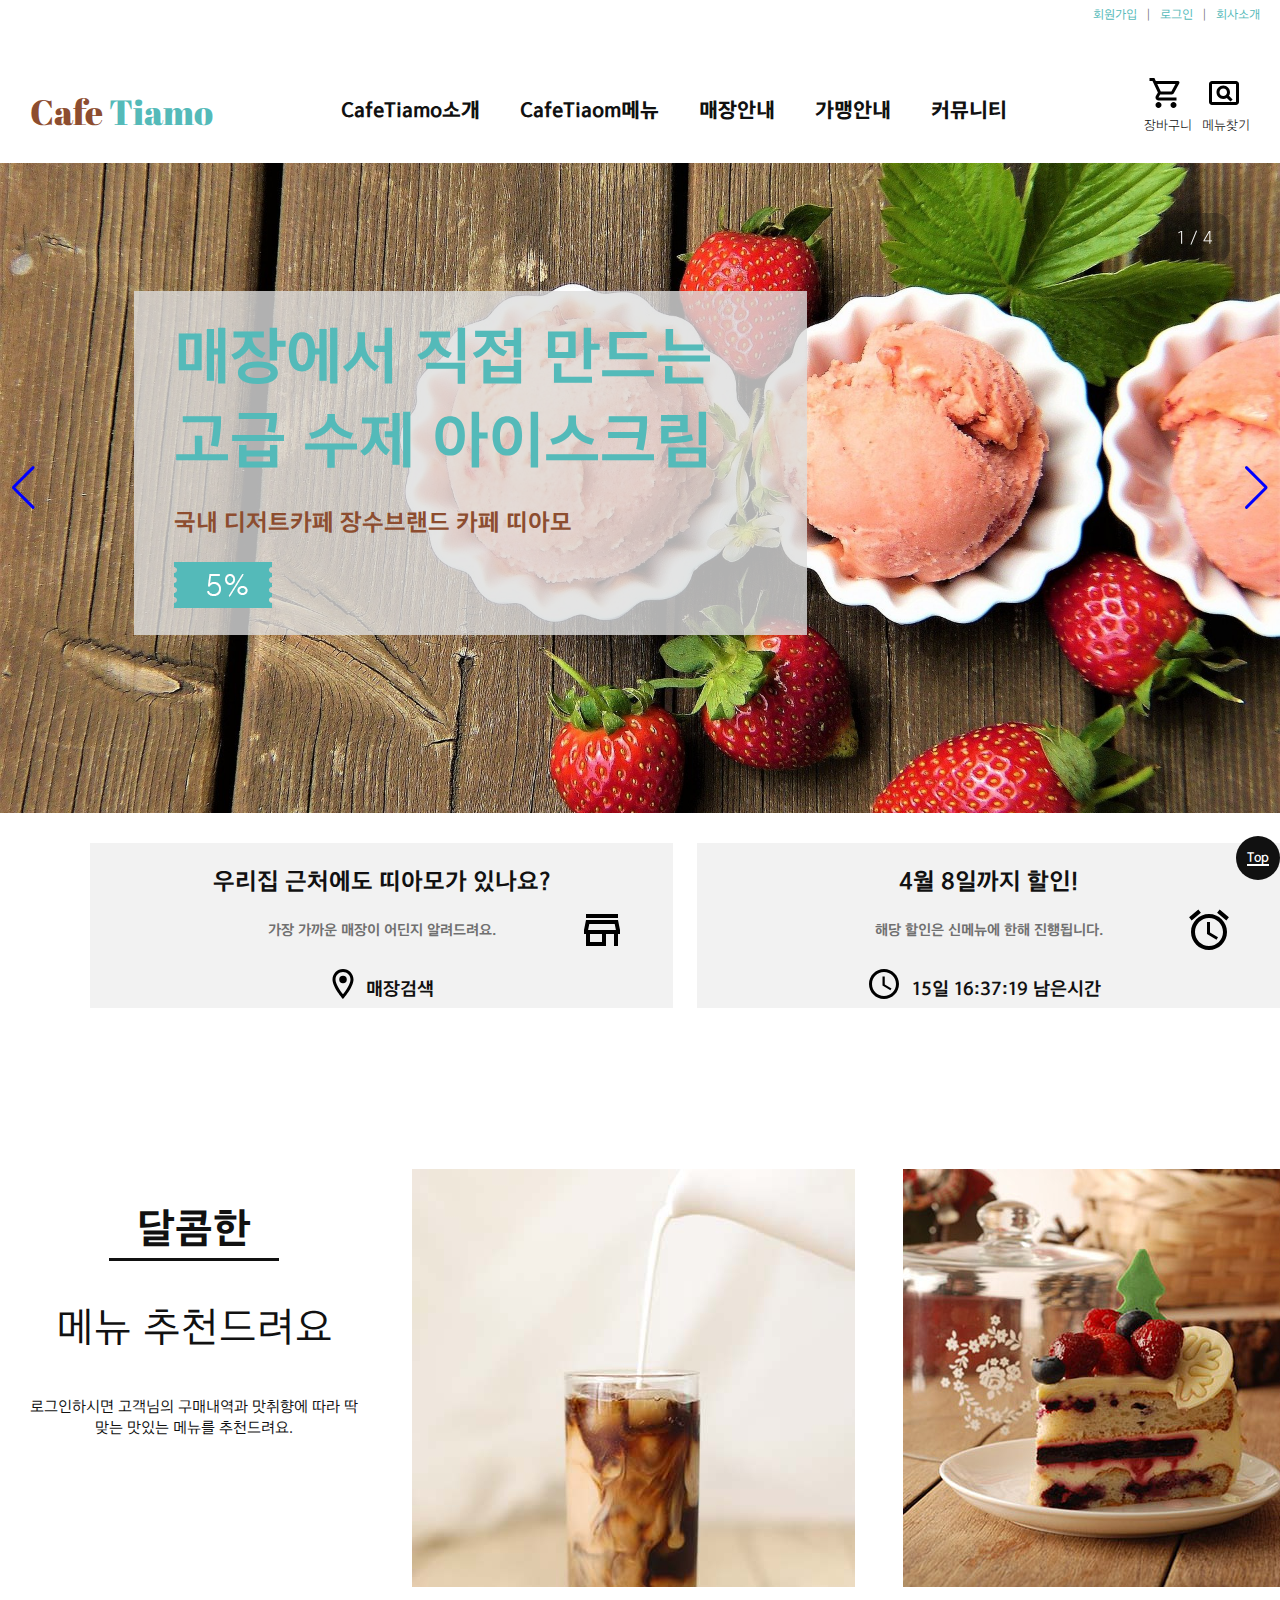
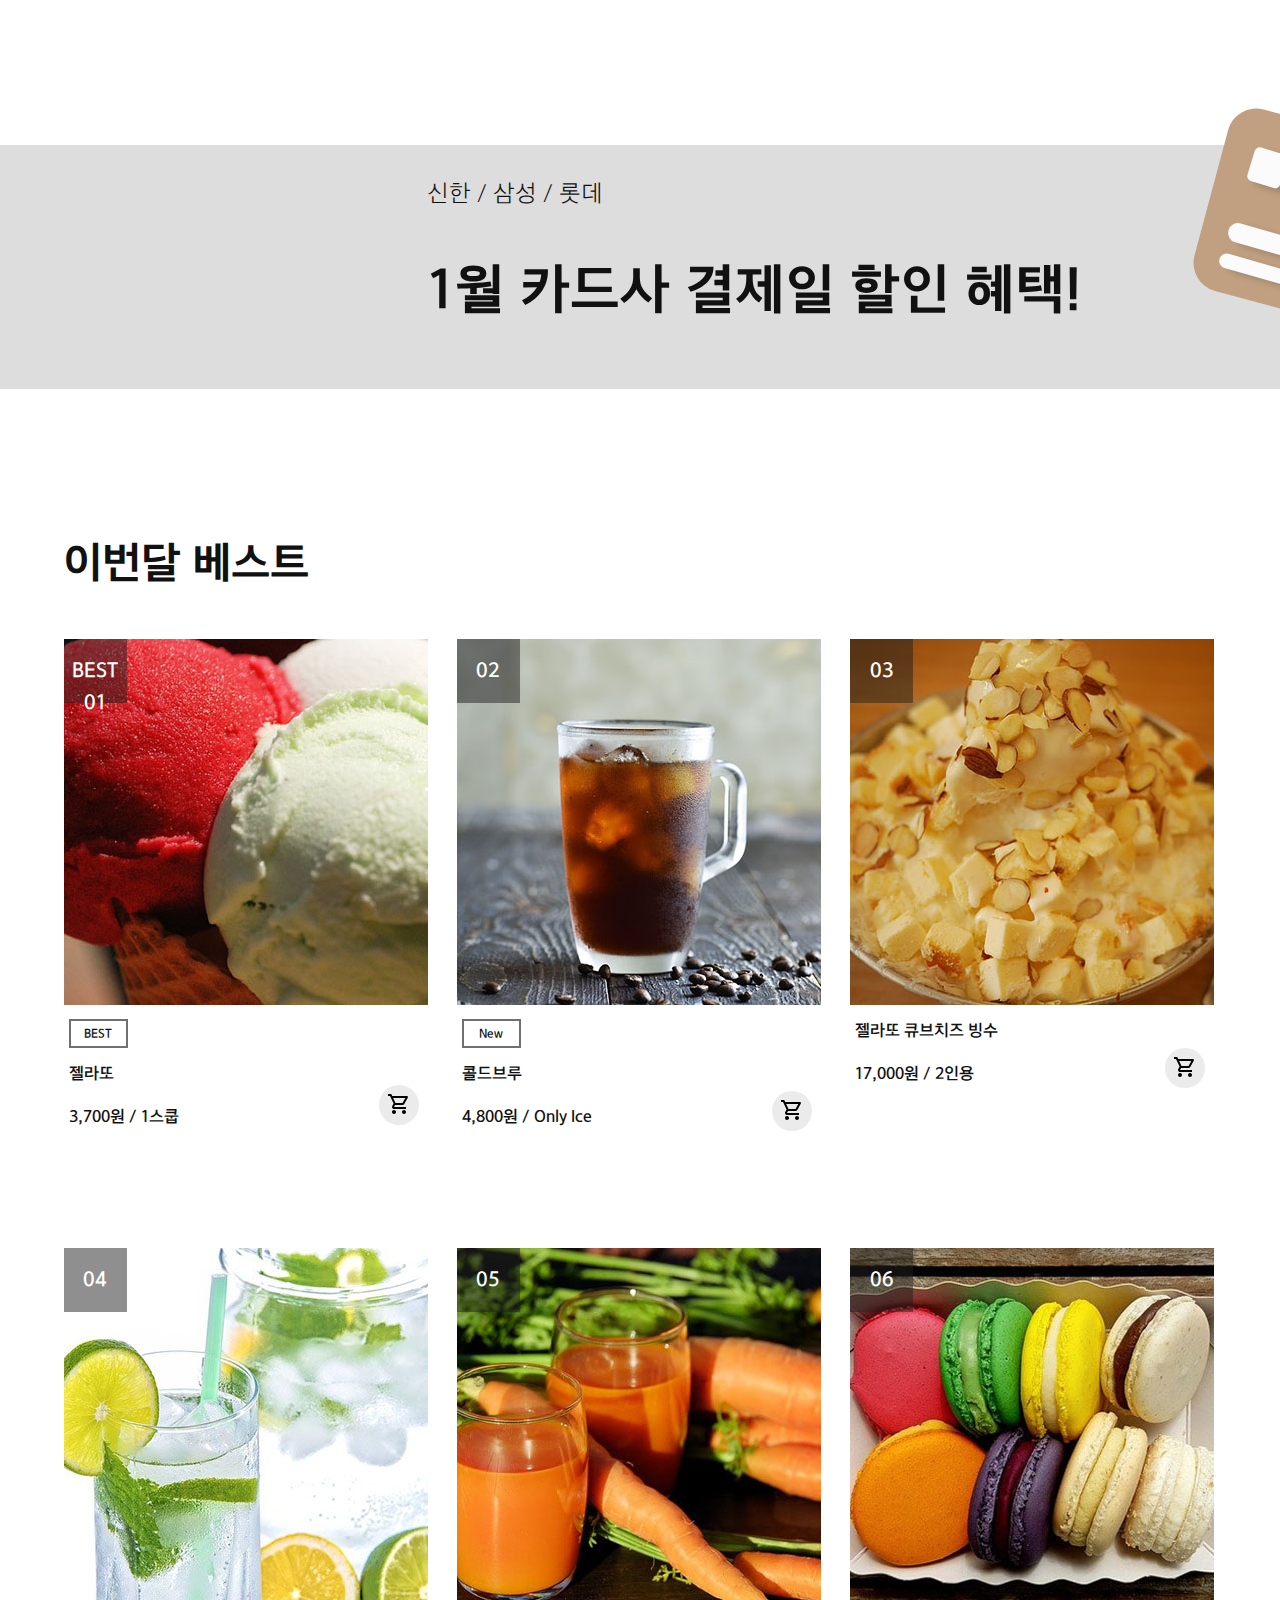
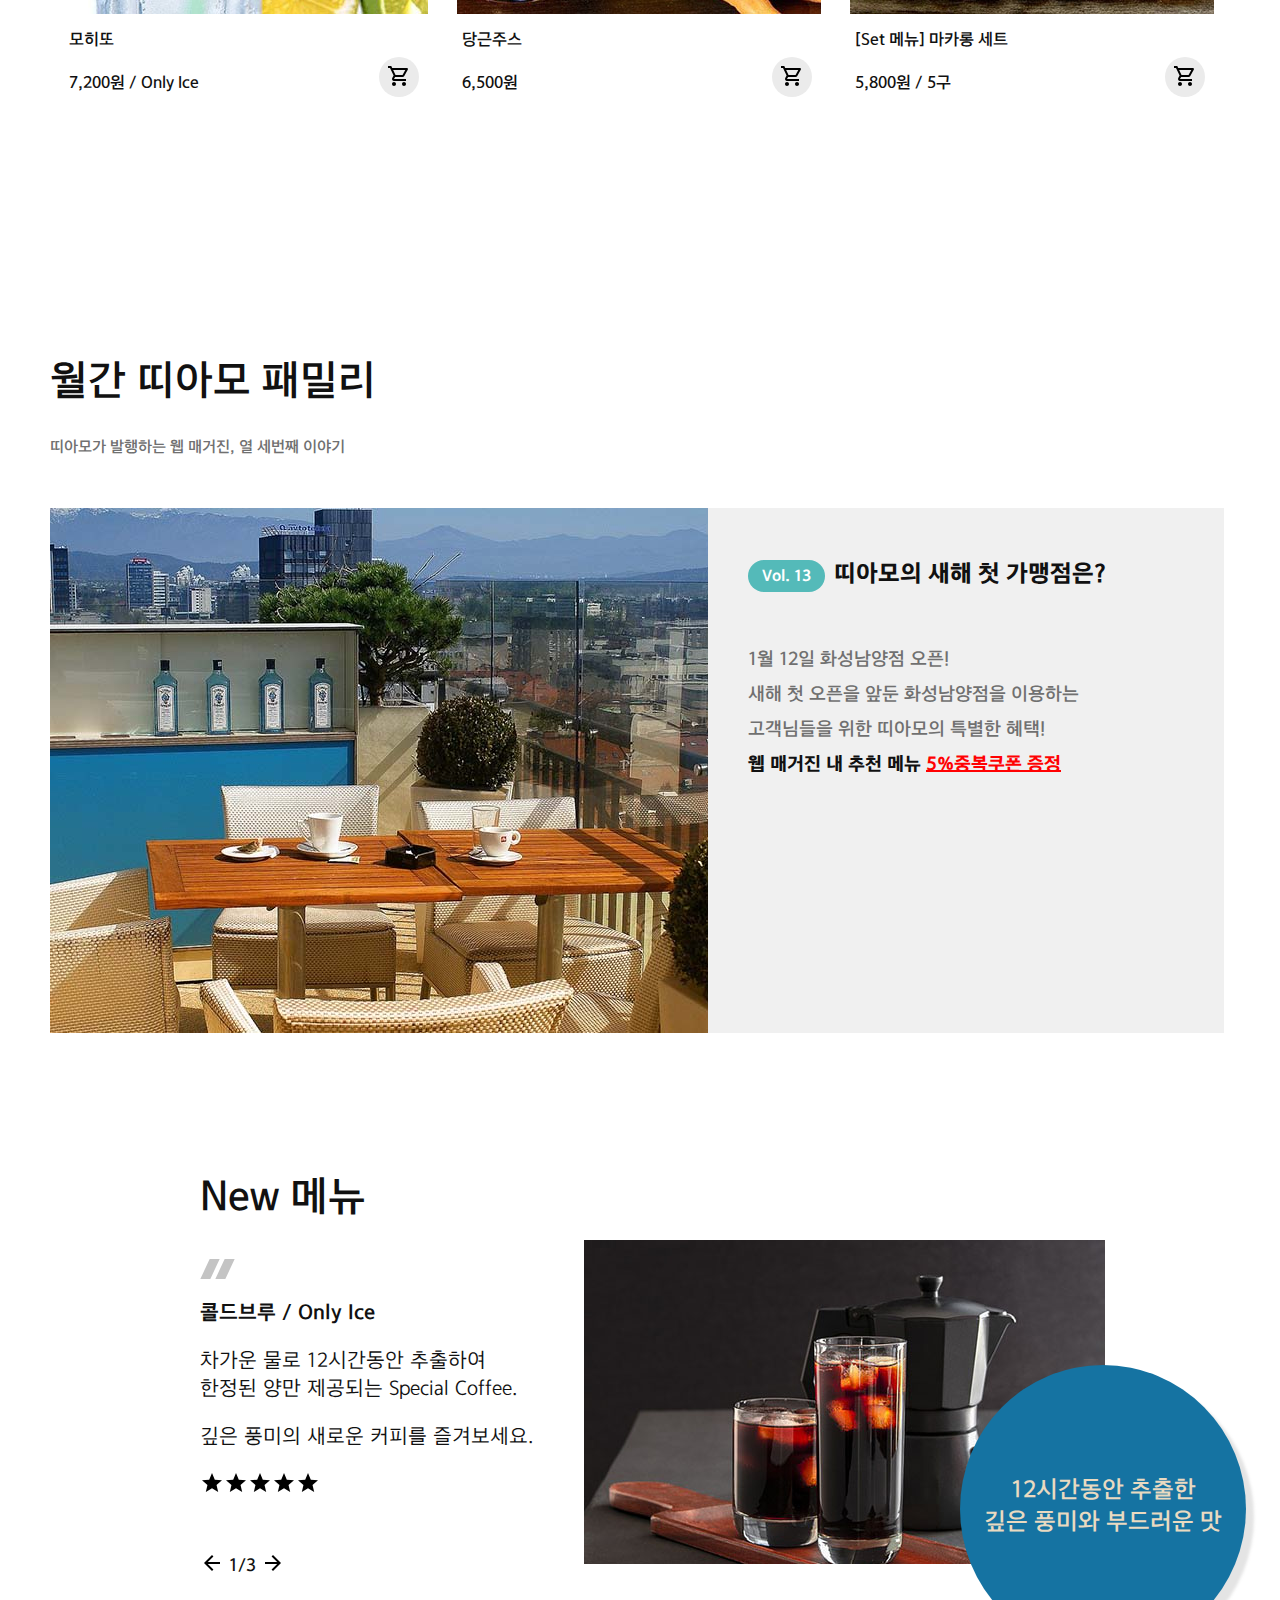
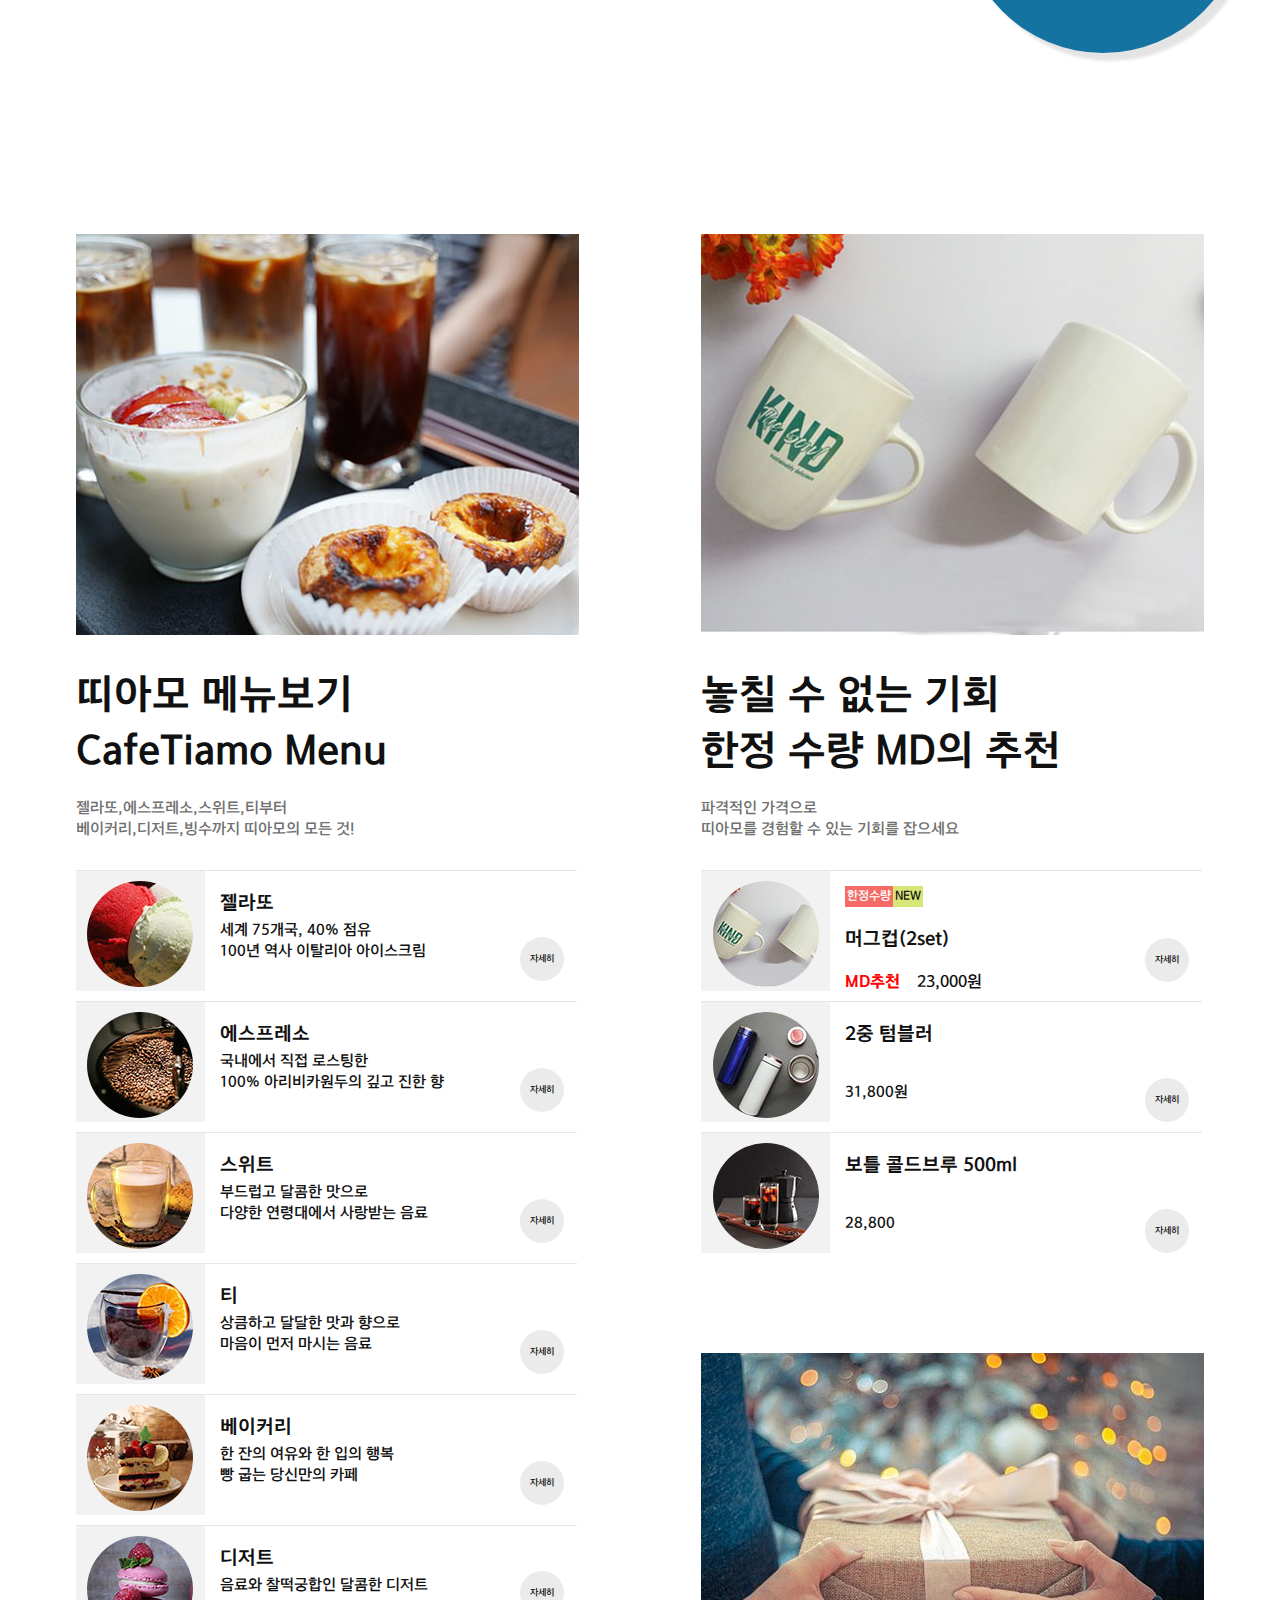
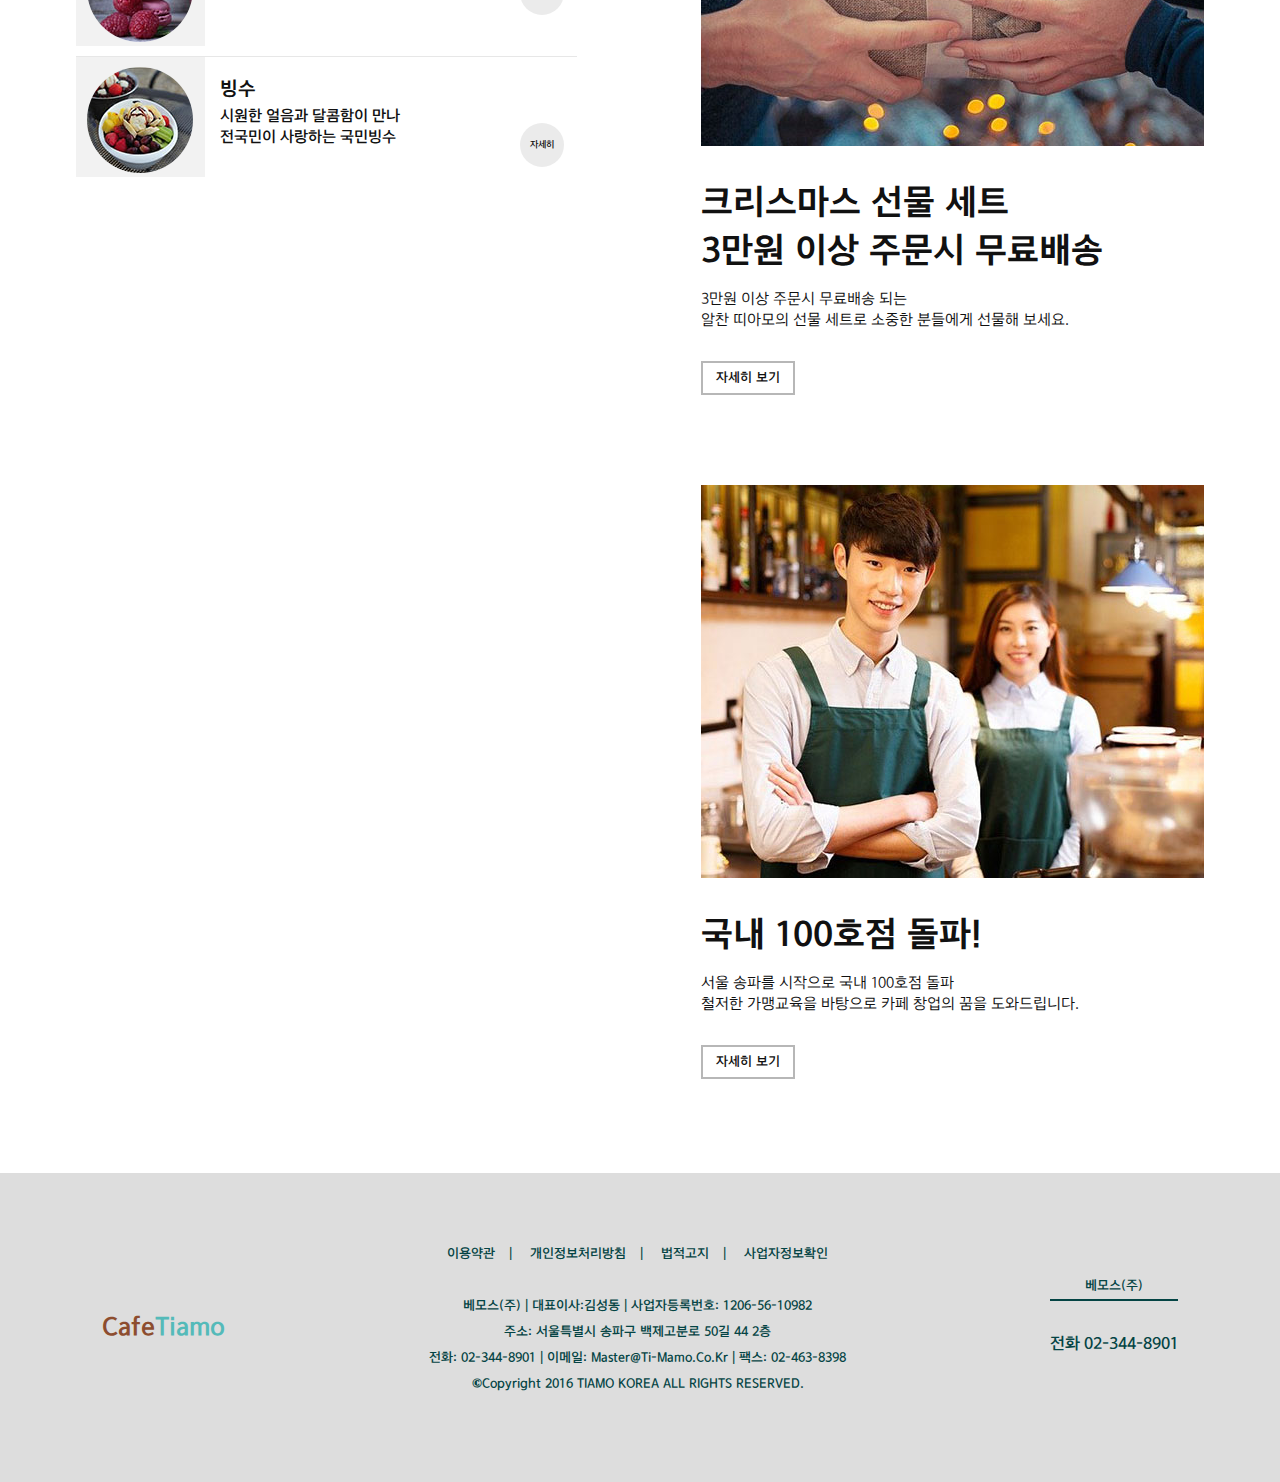
<file: cafeTiamo/index.html>
<!DOCTYPE html>
<html lang="ko">
<head>
    <meta charset="UTF-8">
    <meta http-equiv="X-UA-Compatible" content="IE=edge">
    <meta name="viewport" content="width=device-width, initial-scale=1.0">
    <title>Website-pf</title>
    <!-- 평준화 css -->
  <link rel="stylesheet" href="../common/css/normalize.css">
  <!-- Swiper css -->
  <link rel="stylesheet" href="../common/css/swiper-bundle.min.css">
  <!-- 내가 작업한 css -->
  <link rel="stylesheet" href="css/style.css">
  
  <!-- font -->
  <link rel="stylesheet" href="css/font.css">

  <link rel="preconnect" href="https://fonts.googleapis.com">
  <link rel="preconnect" href="https://fonts.gstatic.com" crossorigin>
  <link href="https://fonts.googleapis.com/css2?family=Abril+Fatface&display=swap" rel="stylesheet">
  

  <!-- java script -->
  <script src="../common/js/jquery-3.6.0.min.js"></script>
  <script src="../common/js/prefixfree.min.js"></script>
  <script src="../common/js/swiper-bundle.min.js"></script>

  <script defer src="js/index.js"></script>
</head>
<body>
    <div class="container">
    <!-- header -->
  <header>
       <!-- register -->
          <ul id="register">
              <li><a href="/">회원가입<span>|</span></a></li>
              <li><a href="/">로그인<span>|</span></a></li>
              <li><a href="/">회사소개</a></li>
          </ul>
           <!-- gnb -->
           <div class="gnb">
          <!-- logo -->
          <div class="logo">cafe <span>Tiamo</span></div>
         
          <ul id="gnb">
              <li><a href="/">cafeTiamo소개</a></li>
              <li><a href="/">cafeTiaom메뉴</a></li>
              <li><a href="/">매장안내</a></li>
              <li><a href="/">가맹안내</a></li>
              <li><a href="/">커뮤니티</a></li>
          </ul>
          <div class="icon">
          <div class="icon-wrap">
              <img src="images/shopping.svg" alt="shopping" class="shopping" ><p>장바구니</p></div>
          <div class="icon-wrap">
              <img src="images/search.svg" alt=""></i><p>메뉴찾기</p></div>
          </div>
          </div>
  </header> 
   
  <main>
    <!-- section 1 -->
    <section class="swiper mySwiper" id="my_style">
       <div class="swiper-wrapper">
            <div class="swiper-slide bg1">
                <div class="bg_w">
                    <div class="txt_wrap">
                        <h1>매장에서 직접 만드는 <span>고급 수제 아이스크림</span></h1>
                        <p>국내 디저트카페 장수브랜드 카페 띠아모</p>
                    <div class="cupon"></div>
                </div>
                </div> <!-- / bg_w -->
            </div>
            <div class="swiper-slide bg2"></div>
            <div class="swiper-slide bg3"></div>
            <div class="swiper-slide bg4"></div>
        </div> <!-- / swiper mySwiper -->   
            <div class="swiper-button-next"></div>
            <div class="swiper-button-prev"></div>
            <div class="swiper-pagination"></div>  
    
    </section>

    <div id="wrapper">
    <!-- section 2 -->
    <section class="section2">
         <!-- box 1, 2 -->
      <div class="box">
          <h3>우리집 근처에도 띠아모가 있나요?</h3>
          <p>가장 가까운 매장이 어딘지 알려드려요.</p>
          <p><img src="images/place.svg" alt="place" class="icon1">매장검색</p>
          <img src="images/store_black_48dp.svg" alt="store" class="icon1-1">
      </div>
      <div class="box">
        <h3>4월 8일까지 할인!</h3>
        <p>해당 할인은 신메뉴에 한해 진행됩니다.</p>
        <p><img src="images/time_S.svg" alt="time_S" class="icon2">15일 <span class="hr">16</span>:<span class="min">37</span>:<span class="sec">19</span> 남은시간</p>
        <img src="images/time_L.svg" alt="time_L" class="icon2-1">
      </div> 
    </section><!-- /wrap-->

      <!-- section 3 -->
    <section class="section3">
        <div class="txt_wrap">
        <h2>달콤한</h2>
        <h3>메뉴 
            추천드려요</h3>
        <p>로그인하시면 고객님의 구매내역과
           맛취향에 따라 딱 맞는 맛있는 메뉴를 추천드려요.</p>
        </div> <!-- /txt_wrap -->
        <div class="img_1"></div>
        <div class="img_2"></div>
        </ul>
       
    </section>
    </div> <!-- /wrapper -->

    <!-- section 4 -->
    <section class="section4 banner">
        <div class="txt_wrap">
            <p>신한 / 삼성 / 롯데</p>
            <h2>1월 카드사 결제일 할인 혜택!</h2>
        </div>
        <div class="card_1"></div>
        <div class="card_2"></div>
    </section>

    <div class="wrapper2">
    <!-- section 5 -->
    <section class="section5">
        <h2>이번달 베스트</h2>
        <div class="gr_box">
            <!-- menu_box1 -->
        <div class="menu">
           <div class="food food1">
               <div class="num">BEST<span>01</span> </div>
            </div>
            <div class="txtbox">
            <div class="box">BEST</div>
                <p>젤라또</p>
                <p>3,700원 / 1스쿱 </p>
                <div class="round position"><img src="images/shopping_24dp.svg" alt="shop"></div>
        </div>
        </div>
        <!-- menu_box2 -->
        <div class="menu">
            <div class="food food2">
                <div class="num">02</div>
            </div>
            <div class="txtbox">
            <div class="box">New</div>
                <p>콜드브루</p>
                <p>4,800원 / only ice</p>
                <div class="round positon"><img src="images/shopping_24dp.svg" alt="shop"></div>
        </div>
        </div>
        <!-- menu_box3 -->
        <div class="menu">
            <div class="food food3">
                <div class="num">03</div>
            </div>
            <div class="txtbox">
                <p>젤라또 큐브치즈 빙수</p>
                <p>17,000원 / 2인용</p>
                <div class="round"><img src="images/shopping_24dp.svg" alt="shop"></div>
        </div>
        </div>
        <!-- menu_box4 -->
        <div class="menu">
            <div class="food food4">
                <div class="num">04</div>
            </div>
            <div class="txtbox">
                <p>모히또</p>
                <p>7,200원 / only ice</p>
                <div class="round"><img src="images/shopping_24dp.svg" alt="shop"></div>
        </div>
        </div>
        <!-- menu_box5 -->
        <div class="menu">
            <div class="food food5">
                <div class="num">05</div>
            </div>
            <div class="txtbox">
                <p>당근주스</p>
                <p>6,500원</p>
                <div class="round"><img src="images/shopping_24dp.svg" alt="shop"></div>
        </div>
        </div>
        <!-- menu_box6 -->
        <div class="menu">
            <div class="food food6">
                <div class="num">06</div>
            </div>
            <div class="txtbox">
                <p>[set 메뉴] 마카롱 세트</p>
                <p>5,800원 / 5구</p>
                <div class="round"><img src="images/shopping_24dp.svg" alt="shop"></div>
        </div>
        </div>
        </div>
    </section>

    <!-- section 6 -->
    <section class="section6">
        <h2>월간 띠아모 패밀리</h2>
        <p>띠아모가 발행하는 웹 매거진, 열 세번째 이야기</p>
        <div class="wrapper">
        <div class="store"></div>
        <div class="txt_wrap">
            <div class="num">Vol. 13</div>
            <h3>띠아모의 새해 첫 가맹점은?</h3>
            <p>
            1월 12일 화성남양점 오픈! <span>새해 첫 오픈을 앞둔 화성남양점을 이용하는</span>
            <span>고객님들을 위한 띠아모의 특별한 혜택!</span>
            <span class="bold">웹 매거진 내 추천 메뉴 <span class="red">5%중복쿠폰 증정</span></span>
        </p>
    </div>
</div>
    </section>

    <!-- section 7 -->
    <section class="section7">
        <h2>New 메뉴</h2>
        <div class="txt_wrap">
        <div class="level">
            <div class="leavel1"></div>
            <div class="leavel2"></div>
        </div>
        <p>콜드브루  / only ice</p>
        <p>차가운 물로 12시간동안 추출하여 <span>한정된 양만 제공되는 Special Coffee.</span></p>
        <p>깊은 풍미의 새로운 커피를 즐겨보세요.</p>
        <div class="star"><img src="images/star_black_24dp.svg" alt="star"><img src="images/star_black_24dp.svg" alt="star"><img src="images/star_black_24dp.svg" alt="star"><img src="images/star_black_24dp.svg" alt="star"><img src="images/star_black_24dp.svg" alt="star"></div>
        <p class="arrow">
            <img src="images/arrow_back_black_24dp.svg" alt="left" class="left">
            <span class="blank">1/3</span>
            <img src="images/arrow_forward_black_24dp.svg" alt="right" class="right">
        </p>
    </div>
        <div class="new_img"><img src="images/iced-coffee-g013facb24_520x324.jpg" alt="newMenu_640.jpg" alt="newMenu" style="vertical-align:middle;"></div>
        <div class="round">
            <p>12시간동안 추출한 
                <span>깊은 풍미와 부드러운 맛</span>
            </p>
        </div>
    </section>
    
    <!-- section 8 -->
    <div class="section8">
        <div class="allmenu">
        <div class="allmenu_img"></div>
        <h2>띠아모 메뉴보기
            <span>cafeTiamo Menu</span> 
        </h2>
        <p>젤라또,에스프레소,스위트,티부터 <span>베이커리,디저트,빙수까지 띠아모의 모든 것!</span></p>
        <div class="list">
            <div class="list_item">
                <div class="box_s">
                    <div class="round"><img src="images/list_ice-cream_106.jpg" alt="ice-cream"></div>
                </div>
                <div class="list_txt">
                    <h3 class="title">젤라또</h3>
                    <p>세계 75개국, 40% 점유 <span>100년 역사 이탈리아 아이스크림</span></p>
                    <div class="round_btn"><span>자세히</span></div>
                </div>
            </div>
            <div class="list_item">
                <div class="box_s">
                    <div class="round"><img src="images/list_coffee_106.jpg" alt="coffee"></div>
                </div>
                <div class="list_txt">
                    <h3 class="title">에스프레소</h3>
                    <p>국내에서 직접 로스팅한 <span>100% 아리비카원두의 깊고 진한 향</span></p>
                    <div class="round_btn"><span>자세히</span></div>
                </div>
            </div>
            <div class="list_item">
                <div class="box_s">
                    <div class="round"><img src="images/list_sweet_106.jpg" alt="sweet"></div>
            </div>
                <div class="list_txt">
                    <h3 class="title">스위트</h3>
                    <p>부드럽고 달콤한 맛으로<span>다양한 연령대에서 사랑받는 음료</span> </p>
                    <div class="round_btn"><span>자세히</span></div>
                </div>
            </div>
            <div class="list_item">
                <div class="box_s">
                    <div class="round"><img src="images/list_tea_106.jpg" alt="tea"></div>
                </div>
                <div class="list_txt">
                    <h3 class="title">티</h3>
                    <p>상큼하고 달달한 맛과 향으로<span>마음이 먼저 마시는 음료</span> </p>
                    <div class="round_btn"><span>자세히</span></div>
                </div>
            </div>
            <div class="list_item">
                <div class="box_s">
                    <div class="round"><img src="images/list_cake_106.jpg" alt="cake"></div>
                </div>
                <div class="list_txt">
                    <h3 class="title">베이커리</h3>
                    <p>한 잔의 여유와 한 입의 행복<span>빵 굽는 당신만의 카페</span> </p>
                    <div class="round_btn"><span>자세히</span></div>
                </div>
            </div>
            <div class="list_item">
                <div class="box_s">
                    <div class="round"><img src="images/list_macarons_106.jpg" alt="macarons"></div>
                </div>
                <div class="list_txt">
                <h3 class="title">디저트</h3>
                <p>음료와 찰떡궁합인 달콤한 디저트</p>
                <div class="round_btn"><span>자세히</span></div>
                </div>
            </div>
            <div class="list_item">
                <div class="box_s">
                    <div class="round"><img src="images/list_shaved-ice-_106.jpg" alt="shaved-ice"></div>
                </div>
                <div class="list_txt">
                    <h3 class="title">빙수</h3>
                    <p>시원한 얼음과 달콤함이 만나<span>전국민이 사랑하는 국민빙수</span> </p>
                    <div class="round_btn"><span>자세히</span></div>
                </div>
            </div>
        </div>
    </div> <!-- /allmenu -->
        <!-- allproduct -->
        <div class="allproduct">
        <div class="allproduct_img"></div>
            <h2>놓칠 수 없는 기회 <span></span>한정 수량 MD의 추천</span> </h2>
            <p>파격적인 가격으로<span>띠아모를 경험할 수 있는 기회를 잡으세요</span> </p>

            <div class="list">
            <div class="list_item">
                <div class="box_s">
                    <div class="round"><img src="images/list_allProduct_106.jpg" alt=""></div>
                </div>
                <div class="list_txt">
                    <div class="box"><span class="col_1">한정수량</span><span class="col_2">NEW</span></div>
                    <h3>머그컵(2set)</h3>
                    <div class="strong"><span>MD추천</span> 23,000원</div>
                    <div class="round_btn"><span>자세히</span></div>
                </div>
            </div>
            <div class="list_item">
                <div class="box_s">
                    <div class="round"><img src="images/list_product2_106.jpg" alt=""></div>
                </div>
                <div class="list_txt">
                    <h3>2중 텀블러</h3>
                    <p>31,800원</p>
                    <div class="round_btn"><span>자세히</span></div>
                </div>
            </div>
            <div class="list_item">
                <div class="box_s">
                    <div class="round"><img src="images/list_allproduct3_106.jpg" alt=""></div>
                </div>
                <div class="list_txt">
                    <h3>보틀 콜드브루 500ml</h3>
                    <p>28,800</p>
                    <div class="round_btn"><span>자세히</span></div>
                </div>
            </div>
            <div class="aside">
            <div class="giftset">
                <div class="aside_img"><img src="images/aside_ad2_503.jpg" alt="giftset"></div>
                <h2>크리스마스 선물 세트 <span>3만원 이상 주문시 무료배송</span></h2>
                 <p>3만원 이상 주문시 무료배송 되는<span>알찬 띠아모의 선물 세트로 소중한 분들에게 선물해 보세요.</span>
               </p>
            <div class="box">자세히 보기</div>
         </div>
            <div class="ad">    
            <div class="aside_img"><img src="images/aside_ad_503.jpg" alt="ad"></div>
            <h2>국내 100호점 돌파! <span></span></h2>
            <p>서울 송파를 시작으로 국내 100호점 돌파<span>철저한 가맹교육을 바탕으로 카페 창업의 꿈을 도와드립니다.</span>
                </p>
            <div class="box">자세히 보기</div>
             </div>
            </div>
        </div>  <!--  /list --> 
        </div> <!--/allproduct -->
    </section>
    </div> <!-- /wrpper2 -->
    </main>
    <!-- btn -->
    <div class="fixround"><span>Top</span></div>

  <footer>
      <h2>cafe <span>Tiamo</span></h2>
      <div class="txt_wrap">
      <nav>
          <ul>
              <li><a href="#">이용약관</a>  |</li>
              <li><a href="#">개인정보처리방침 </a>  |</li>
              <li><a href="#">법적고지</a>  |</li>
              <li><a href="#">사업자정보확인  </a></li>
          </ul>
      </nav>
      <p>
        베모스(주) | 대표이사:김성동 | 사업자등록번호: 1206-56-10982<span>주소: 서울특별시 송파구 백제고분로 50길 44 2층</span>
        
        전화: 02-344-8901 | 이메일: master@ti-mamo.co.kr | 팩스: 02-463-8398
        <span>&copy;copyright 2016 TIAMO KOREA ALL RIGHTS RESERVED.</span>
        </p>
    </div>
      <p><span class="line">베모스(주)</span>
     <span class="bold">전화 02-344-8901</span></p>
  </footer>
</div>

</body>
</html>
</file>
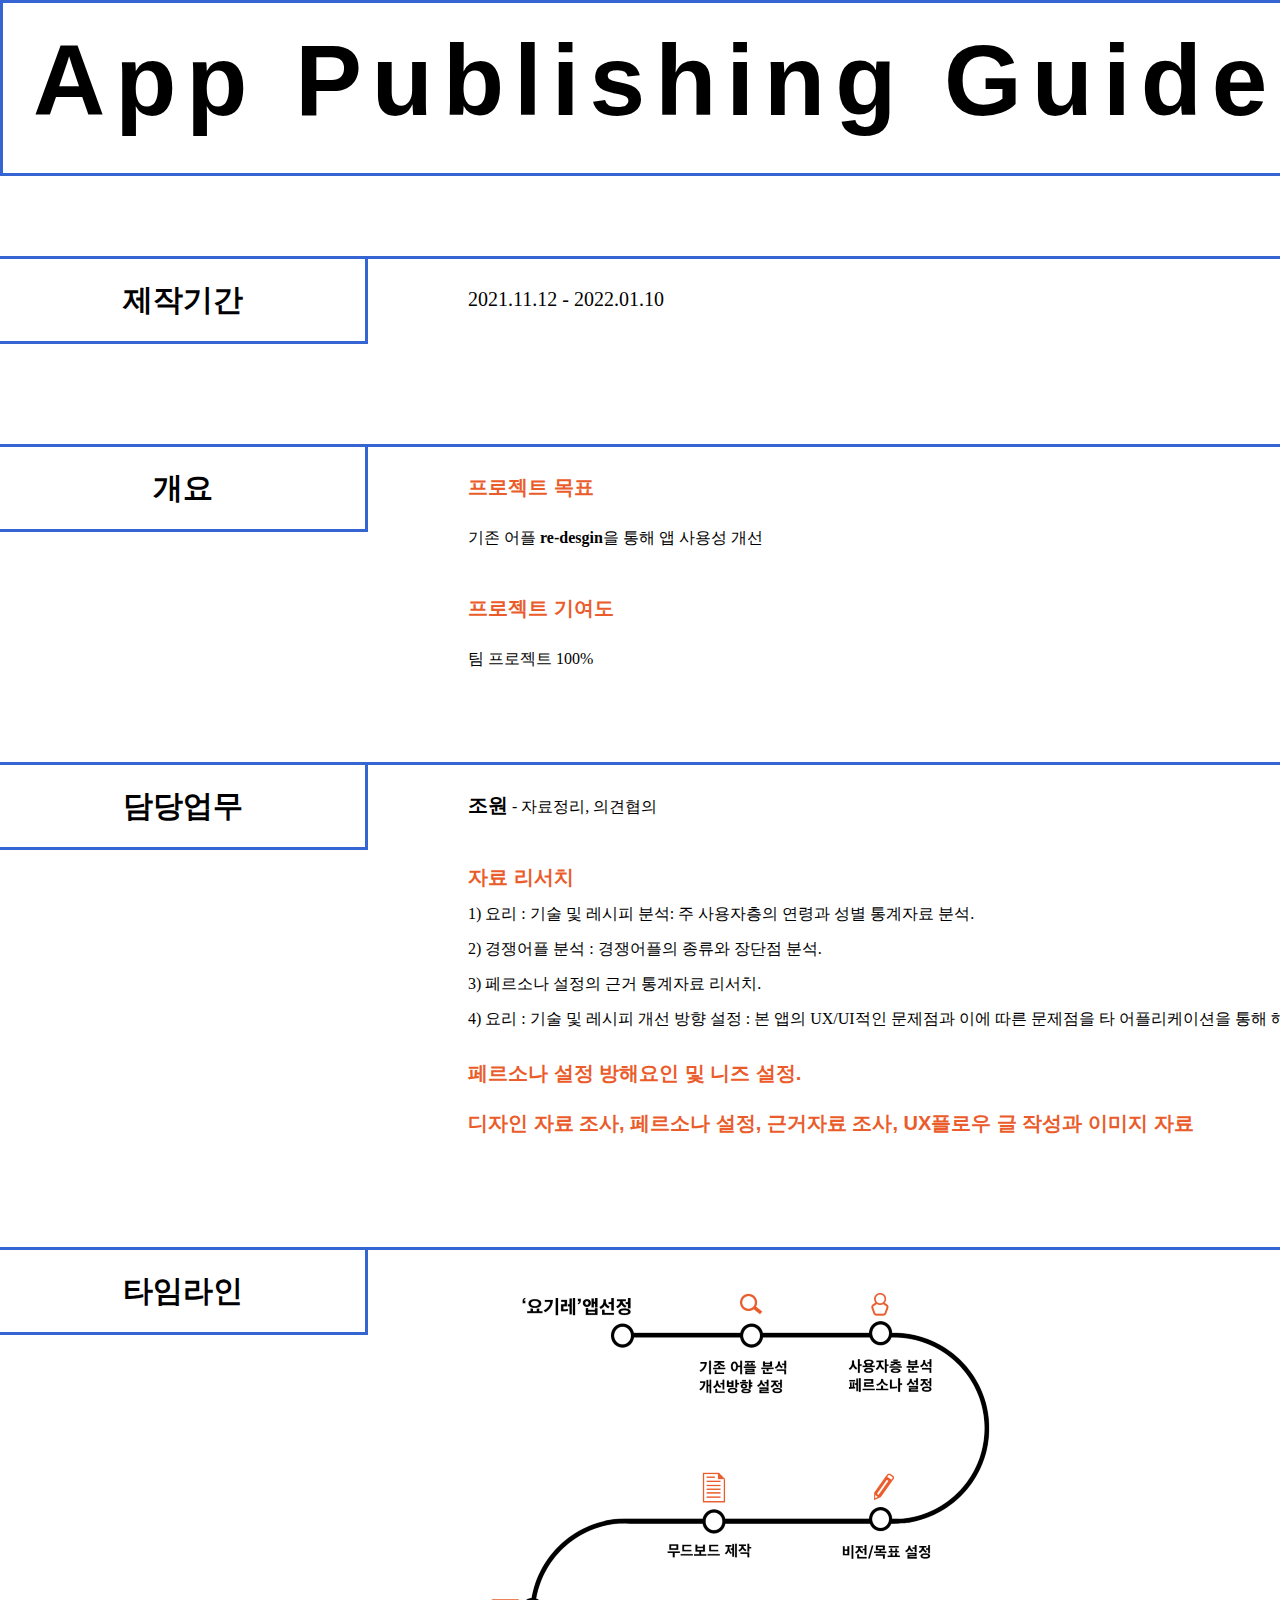
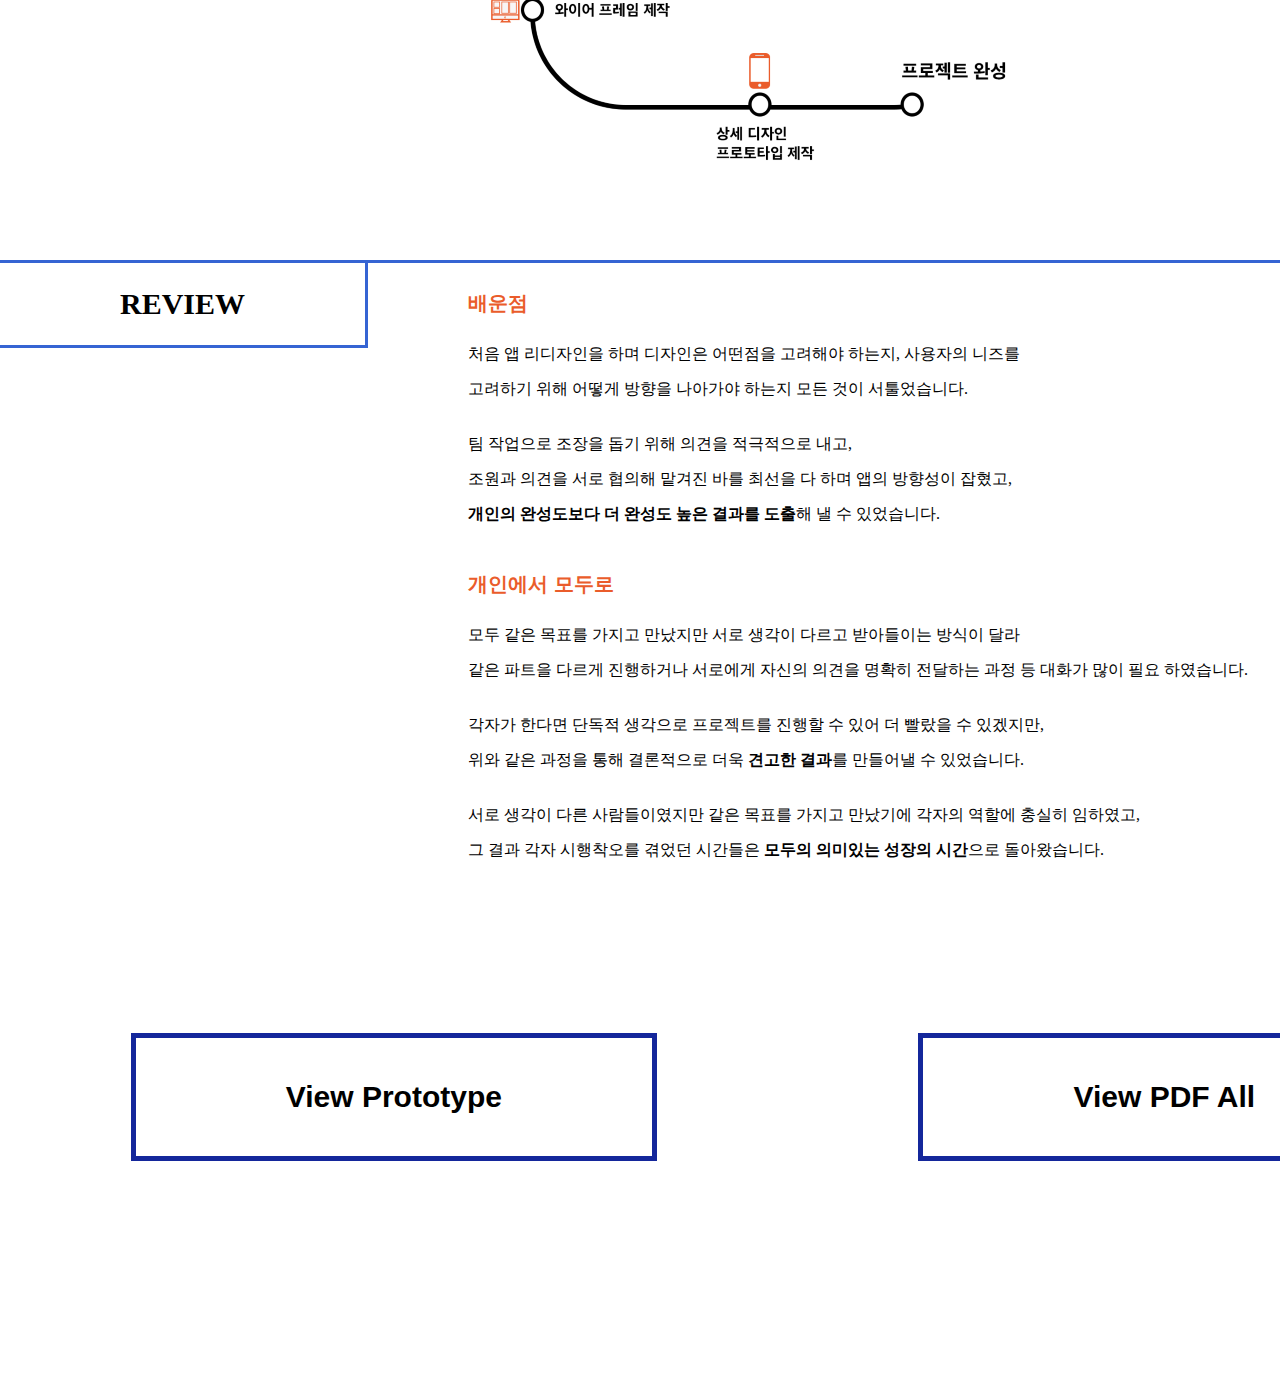
<file: app.html>
<!DOCTYPE html>
<html lang="en">
<head>
    <meta charset="UTF-8">
    <meta http-equiv="X-UA-Compatible" content="IE=edge">
    <meta name="viewport" content="width=device-width, initial-scale=1.0">
    <title>app</title>
    <link rel="stylesheet" href="app.css">
    <link rel="stylesheet" href="fonts.css">
</head>
<body>
    <div class="wrapper">
        <div class="head">
            <div class="hesd2">
                <h1>App Publishing Guide</h1>
            </div>
        </div>
        <div id="wrap">
            <div class="box box1">
                <div class="tittle">
                    <h3>제작기간</h3>
                </div>
                <div class="txtwrap">
                    <p>2021.11.12 - 2022.01.10</p>
                </div>
            </div>

            <div class="box box2">
            <div class="tittle">
                <h3>개요</h3>
            </div>
            <div class="txtwrap">
                <div class="txtbox">
                    <h3>프로젝트 목표</h3>
                    <p>
                        기존 어플 <span class="st">re-desgin</span>을 통해 앱 사용성 개선
                    </p>
                </div>
                <div class="txtbox">
                    <h3>프로젝트 기여도</h3>
                    <p>팀 프로젝트 100%</p>
                </div>
            </div>
        </div>

            <div class="box box3">
            <div class="tittle">
                <h3>담당업무</h3>
            </div>
            <div class="txtwrap">
                    <div class="txtbox">
                        <p>
                            <span class="st">조원</span> - 자료정리, 의견협의
                        </p>
                    </div>
                    <div class="txtbox">
                        
                        <h3 class="st">자료 리서치</h3>
                        <p> 1) 요리 : 기술 및 레시피 분석: 주 사용자층의 연령과 성별 통계자료 분석. <span>2) 경쟁어플 분석 : 경쟁어플의 종류와 장단점 분석. </span> <span>3) 페르소나 설정의 근거 통계자료 리서치.</span> <span>4) 요리 : 기술 및 레시피 개선 방향 설정 : 본 앱의 UX/UI적인 문제점과 이에 따른 문제점을
                            타 어플리케이션을 통해 해결 방안 리서치.</span> </p>
<h3>페르소나 설정 방해요인 및 니즈 설정.</h3><h3>디자인 자료 조사,  페르소나 설정, 근거자료 조사, UX플로우 글 작성과 이미지 자료</h3>
                    </div>
                </div>
            </div>

            <div class="box box4">
                <div class="tittle">
                    <h3>타임라인</h3>
                </div>
               <div class="mapwrap"><div class="map"></div></div>
            </div>

            <div class="box box5">
                <div class="tittle">
                    <h3>REVIEW</h3>
                </div>
                <div class="txtwrap">
                <div class="txtbox">
                    <h3>배운점</h3>
                    <p>
                        처음 앱 리디자인을 하며 디자인은 어떤점을 고려해야 하는지, 사용자의 니즈를<span>고려하기 위해 어떻게 방향을 나아가야 하는지 모든 것이 서툴었습니다.</span>
			 
                    </p>
                    <p>
                        팀 작업으로 조장을 돕기 위해 의견을 적극적으로 내고,<span>조원과 의견을 서로 협의해 맡겨진 바를 최선을 다 하며 앱의 방향성이 잡혔고,</span>
			 
			<span class="st">개인의 완성도보다 더 완성도 높은 결과를 도출</span>해 낼 수 있었습니다.
                    </p>
                </div>
                <div class="txtbox">
                    <h3>개인에서 모두로 </h3>
                    <p>
                        모두 같은 목표를 가지고 만났지만 서로 생각이 다르고 받아들이는 방식이 달라<span>같은 파트을 다르게 진행하거나 서로에게 자신의 의견을 명확히 전달하는 과정 등 
                            대화가 많이 필요 하였습니다.</span> 
			
                    </p>
                    <p>
                        각자가 한다면 단독적 생각으로 프로젝트를 진행할 수 있어 더 빨랐을 수 있겠지만,<span>위와 같은 과정을 통해 결론적으로 더욱 <span class="st">견고한 결과</span>를 만들어낼 수 있었습니다.</span>
                        
                    </p>
                    <p>
                        서로 생각이 다른 사람들이였지만 같은 목표를 가지고 만났기에 각자의 역할에 충실히 임하였고,<span>그 결과 각자 시행착오를 겪었던 시간들은 <span class="st">모두의 의미있는 성장의 시간</span>으로 돌아왔습니다.</span> 
			

                    </p>
                </div>
            </div>
        </div>
        </div>

        <div class="btnwrap">
            <div class="btn"><h2><a href="https://xd.adobe.com/view/0ab9178e-f667-418a-a57d-a4b9698d3188-5fea/">View Prototype</a></h2></div>
            <div class="btn"><h2><a href="UI_design.pdf">View PDF All</a></h2></div>
        </div>

    </div><!--/wrapper-->
</body>
</html>
</file>
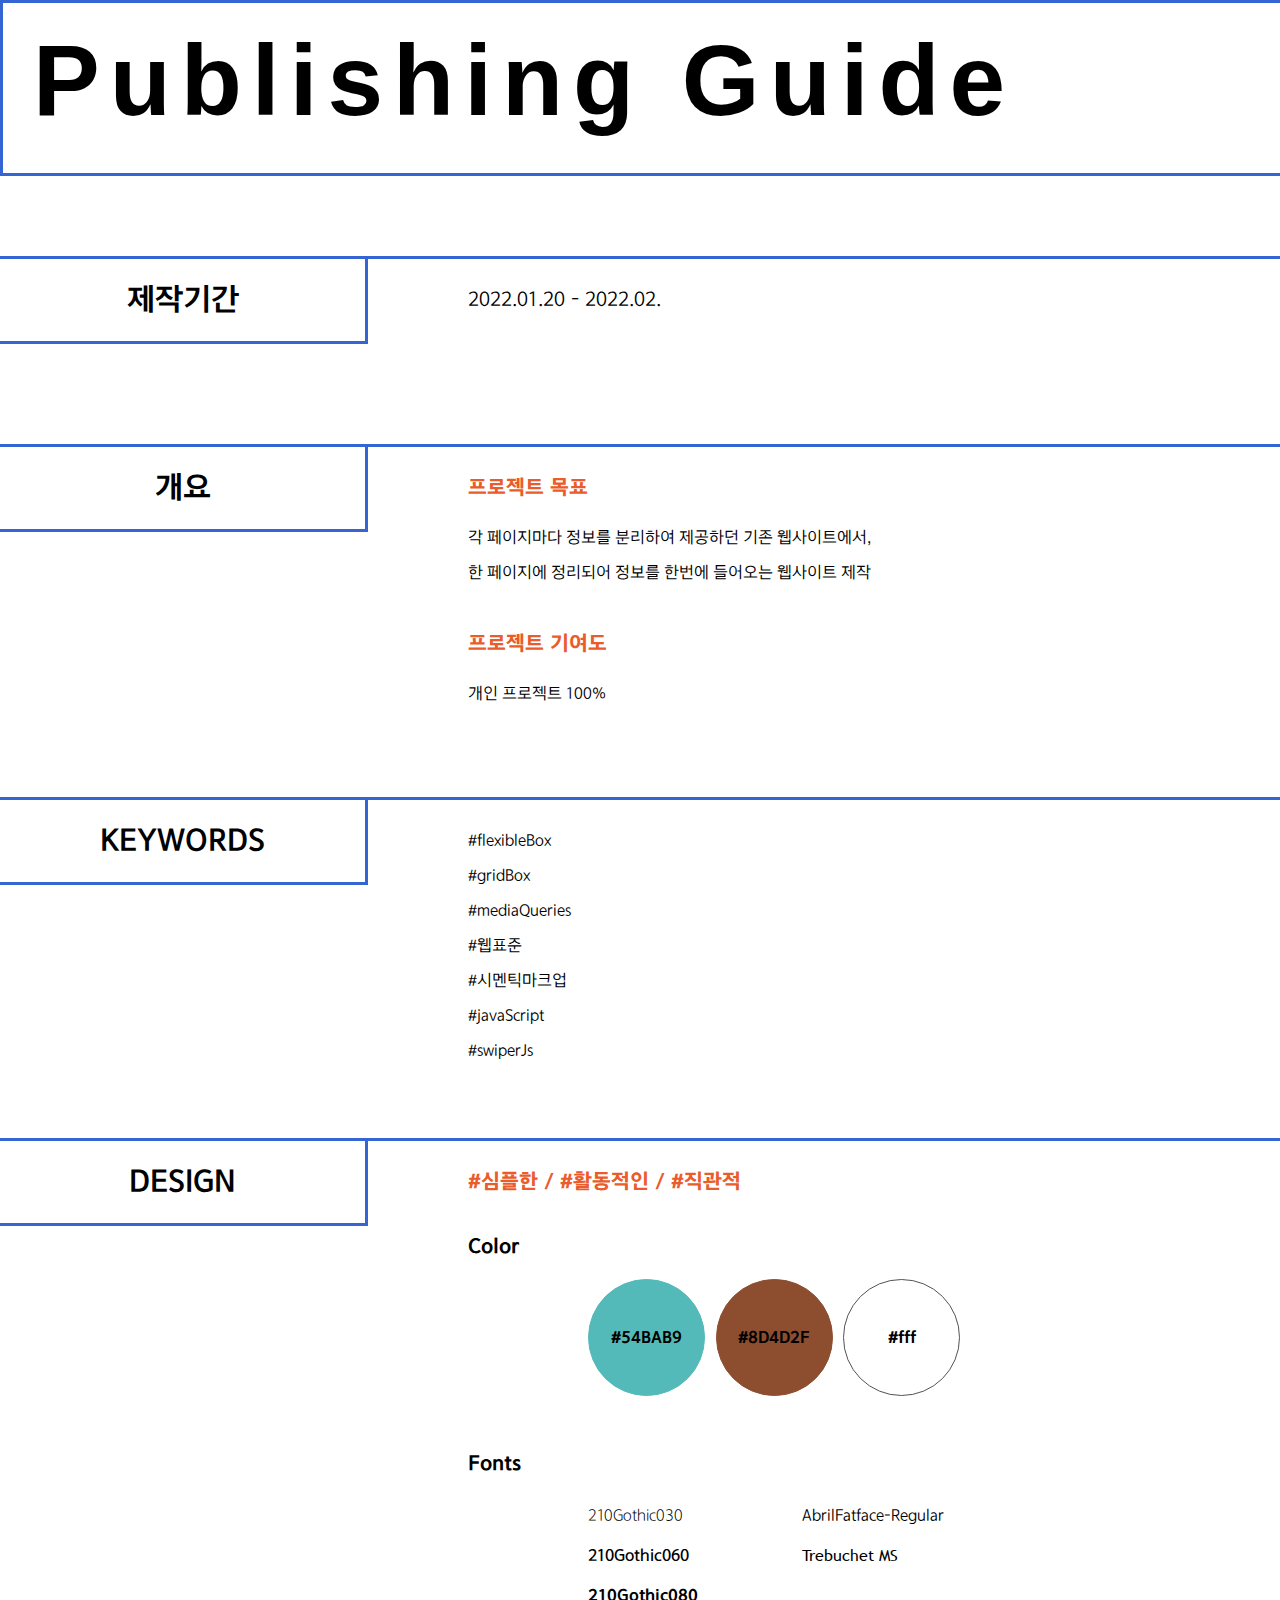
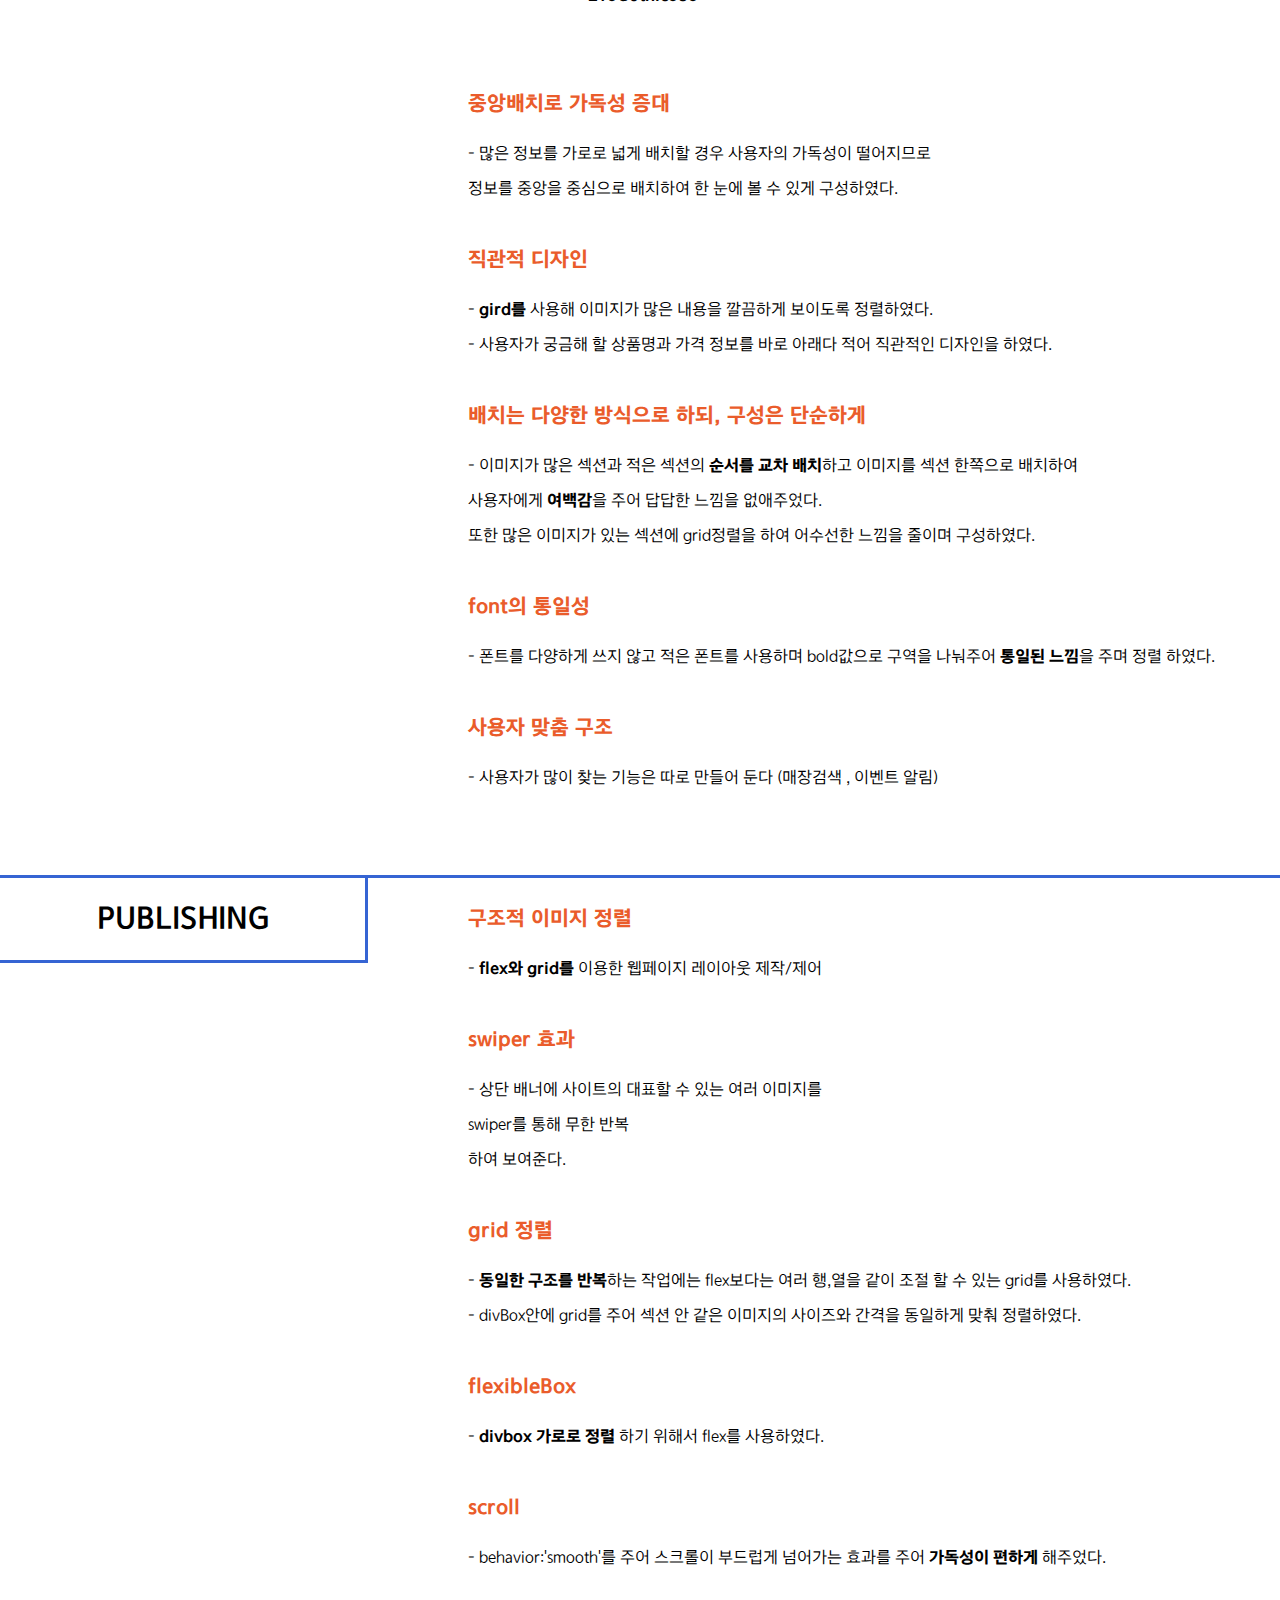
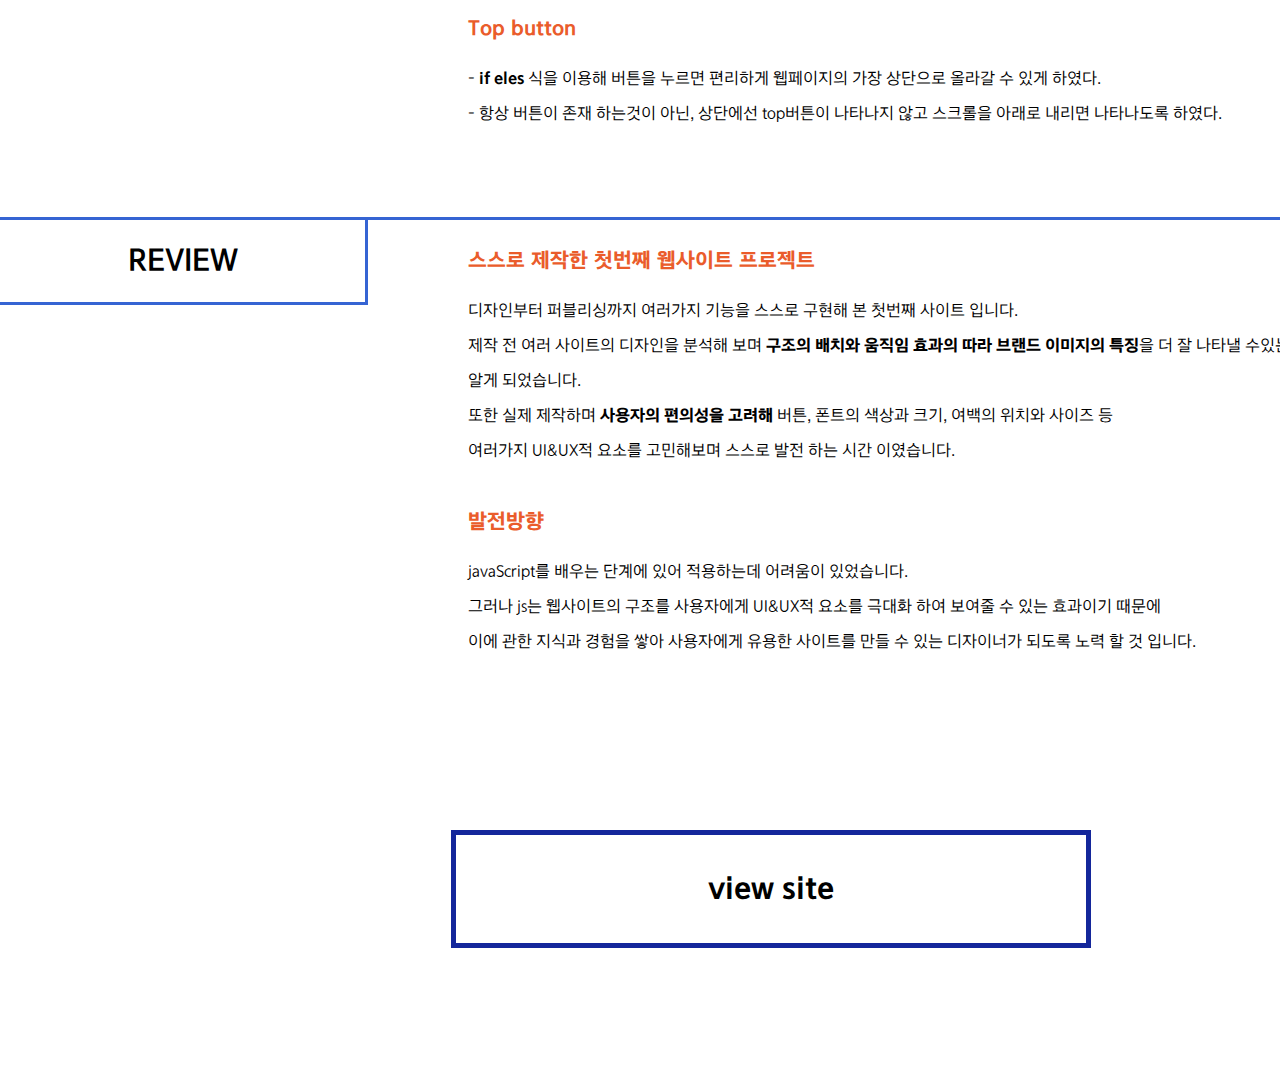
<file: cafeTiamo/PublishingGuide.html>
<!DOCTYPE html>
<html lang="en">
<head>
    <meta charset="UTF-8">
    <meta http-equiv="X-UA-Compatible" content="IE=edge">
    <meta name="viewport" content="width=device-width, initial-scale=1.0">
    <title>Publishing Guide</title>
    <link rel="stylesheet" href="PublishingGuide..css">
    <link rel="stylesheet" href="css/font.css">
</head>
<body>
    <div class="wrapper">
        <div class="head">
            <div class="hesd2">
                <h1>Publishing Guide</h1>
            </div>
        </div>
        <div id="wrap">
            <div class="box box1">
                <div class="tittle">
                    <h3>제작기간</h3>
                </div>
                <div class="txtwrap">
                    <p>2022.01.20 - 2022.02.</p>
                </div>
            </div>

            <div class="box box2">
            <div class="tittle">
                <h3>개요</h3>
            </div>
            <div class="txtwrap">
                <div class="txtbox">
                    <h3>프로젝트 목표</h3>
                    <p>
                        각 페이지마다 정보를 분리하여 제공하던 기존 웹사이트에서,
                        <span>한 페이지에 정리되어 정보를 한번에 들어오는 웹사이트 제작</span>
                    </p>
                </div>
                <div class="txtbox">
                    <h3>프로젝트 기여도</h3>
                    <p>개인 프로젝트 100%</p>
                </div>
            </div>
        </div>

            <div class="box box3">
            <div class="tittle">
                <h3>KEYWORDS</h3>
            </div>
            <div class="txtwrap">
                <p class="size">
                    <p class="hl">#flexibleBox</p><p class="hl">#gridBox</p><p class="hl">#mediaQueries</p>
                    <span>
                     <p class="hl">#웹표준</p> <p class="hl">#시멘틱마크업</p><p class="hl">#javaScript</p> <p class="hl">#swiperJs</p>
                    </span>
                </p>
            </div>
            </div>

            <div class="box box4">
                <div class="tittle">
                    <h3>DESIGN</h3>
                </div>
                <div class="txtwrap">
                    <h3 class="strong">#심플한 / #활동적인 / #직관적
                    </h3>
                    <h3 class="none">Color</h3>
                    <div class="roundwrap">
                        <div class="round bg1"><p>#54BAB9</p></div>
                        <div class="round bg2"><p>#8D4D2F</p></div>
                        <div class="round bg3"><p>#fff</p></div>
                    </div>
                    <h3 class="none">Fonts</h3>
                    <div class="fontwrap">
                        <div class="fontbox">
                            <p>
                                <span class="G3">210Gothic030</span>
                                <span class="G6">210Gothic060</span>  
                                <span class="G8">210Gothic080</span>  
                            </p>
                        </div>
                        <div class="fontbox">
                            <p>
                                <span class="ab"></span>AbrilFatface-Regular
                                <span class="tr">Trebuchet MS</span>  
                            </p>
                        </div>
                    </div>
                    <div class="pos">
                        <div class="txtbox">
                            <h3>중앙배치로 가독성 증대</h3>
                            <p>
                                -  많은 정보를 가로로 넓게 배치할 경우 사용자의 가독성이 떨어지므로 
                                <span>정보를 중앙을 중심으로 배치하여 한 눈에  볼 수 있게 구성하였다.</span>
                            </p>
                        </div>
                        <div class="txtbox">
                            <h3>직관적 디자인</h3>
                            <p>
                                - <span class="st">gird를</span> 사용해 이미지가 많은 내용을 깔끔하게 보이도록 정렬하였다.
                                <span>- 사용자가 궁금해 할 상품명과 가격 정보를 바로 아래다 적어 직관적인 디자인을 하였다.</span>   

                            </p>
                        </div>
                        <div class="txtbox">
                            <h3>배치는 다양한 방식으로 하되, 구성은 단순하게</h3>
                            <p>
                                - 이미지가 많은 섹션과 적은 섹션의 <span class="st" >순서를 교차 배치</span>하고 이미지를 섹션 한쪽으로
                                배치하여 <span>사용자에게 <span class="st">여백감</span>을 주어 답답한 느낌을 없애주었다.</span><span>또한 많은 이미지가 있는 섹션에 grid정렬을 하여 어수선한 느낌을
                                줄이며 구성하였다.</span>
                            </p>
                        </div>
                        <div class="txtbox">
                            <h3>font의 통일성
                            </h3>
                            <p>- 폰트를 다양하게 쓰지 않고 적은 폰트를 사용하며 bold값으로 구역을 나눠주어 <span class="st">통일된 느낌</span>을 주며 정렬 하였다.</p>
                        </div>
                        <div class="txtbox">
                            <h3>사용자 맞춤 구조</h3>
                            <p>- 사용자가 많이 찾는 기능은 따로 만들어 둔다 (매장검색 , 이벤트 알림)</p>
                        </div>
                    </div><!--/pos-->
                </div> <!--/txtwrap-->
                </div>
       

            <div class="box box5">
                <div class="tittle">
                    <h3>PUBLISHING</h3>
                </div>
                <div class="txtwrap">
                    <div class="txtbox">
                        <h3>구조적 이미지 정렬</h3>
                        <p>- <span class="st">flex와 grid를</span> 이용한 웹페이지 레이아웃 제작/제어</p>
                    </div>
                    <div class="txtbox">
                        <h3>swiper 효과</h3>
                        <p>- 상단 배너에 사이트의 대표할 수 있는 여러 이미지를 <span>swiper를 통해 무한 반복</span>하여 보여준다.</p>
                    </div>
                    <div class="txtbox">
                        <h3>grid 정렬</h3>
                        <p>
                            - <span class="st">동일한 구조를 반복</span>하는 작업에는 flex보다는  여러 행,열을  같이 조절 할 수 있는 grid를 사용하였다.
                            <span>- divBox안에  grid를 주어 섹션 안 같은 이미지의 사이즈와 간격을 동일하게 맞춰 정렬하였다. </span>
                        </p>
                    </div>
                    <div class="txtbox">
                        <h3>flexibleBox</h3>
                        <p>- <span class="st">divbox 가로로 정렬</span> 하기 위해서 flex를 사용하였다. </p>
                    </div>
                    <div class="txtbox">
                        <h3>scroll</h3>
                        <p>- behavior:'smooth'를 주어 스크롤이 부드럽게  넘어가는 효과를 주어 <span class="st">가독성이 편하게</span> 해주었다.</p>
                    </div>
                    <div class="txtbox">
                        <h3>Top button</h3>
                        <p>
                            - <span class="st">if eles</span> 식을 이용해 버튼을  누르면 편리하게 웹페이지의 가장 상단으로 올라갈 수 있게 하였다. 
                            <span>- 항상 버튼이 존재 하는것이  아닌, 상단에선 top버튼이 나타나지 않고 스크롤을 아래로 내리면 나타나도록 하였다.</span>
                        </p>
                    </div>
                </div><!--/txtwrap-->
            </div>

            <div class="box box6">
                <div class="tittle">
                    <h3>REVIEW</h3>
                </div>
                <div class="txtwrap">
                <div class="txtbox">
                    <h3>스스로  제작한 첫번째 웹사이트 프로젝트</h3>
                    <p>
                        디자인부터 퍼블리싱까지 여러가지 기능을 스스로 구현해 본 첫번째 사이트 입니다.
                        <span>제작 전 여러 사이트의  디자인을 분석해 보며 <span class="st">구조의 배치와 움직임 효과의 따라 브랜드 이미지의 특징</span>을 더 잘 나타낼 수있는 점을</span>알게 되었습니다.
                    </p>
                    <p>
                        또한 실제 제작하며 <span class="st">사용자의 편의성을 고려해</span> 버튼, 폰트의 색상과 크기, 여백의 위치와 사이즈 등
                        <span>여러가지 UI&UX적 요소를 고민해보며 스스로 발전 하는 시간 이였습니다.</span>
                    </p>
                </div>
                <div class="txtbox">
                    <h3>발전방향</h3>
                    <p>
                        javaScript를 배우는 단계에 있어 적용하는데 어려움이 있었습니다. 
                        <span>그러나 js는 웹사이트의 구조를 사용자에게  UI&UX적 요소를 극대화 하여 보여줄 수 있는 효과이기 때문에</span>
                        이에  관한 지식과 경험을 쌓아 사용자에게 유용한 사이트를 만들 수 있는 디자이너가 되도록 노력 할 것 입니다.
                    </p>
                </div>
            </div>
        </div>
        </div><!--/wrap1-->
        <div class="btnwrap">
            <div class="btn"><h2><a href="index.html">view site</a></h2></div>
            </div>
    </div><!--/wrapper-->
</body>
</html>
</file>
<file: cafeTiamo/css/style.css>
@charset "utf-8";
/* style */
html {font-family: 'gothic','AbrilFatface', 'trebuchet',-apple-system, sans-serif, cursive; font-size: 0.8rem; color: #111111; margin: 0; padding: 0;}
body {font-weight: 300;text-transform: capitalize;line-height: 1.4; text-align: center;}

/* container */
.container {width: 100%; margin: 0  auto; display: flex; flex-direction: column;}
.container ul {list-style: none; padding: 0; margin: 0; }
.container ul a {text-decoration: none;}

/* wrapper */
.container .wrpper1, .wrapper2 {
    width: 1000px; margin: 0 auto;
}

/* swiper */
.swiper { 
    width: 100%; height: calc(80vh - 100px); margin-top:60px;
    --swiper-navigation-color: blue;
    --swiper-pagination-color: red;
  }
  .swiper-slide { background:no-repeat 50% / cover; font-weight: bold; font-size:3rem; display: flex; justify-content: center; align-items: center; color:#fff }
  .swiper-slide.bg1 { background-image: url(../images/swiper_strawberry-ice-cream_1920.jpg);}
  .swiper-slide.bg2 { background-image: url(../images/swiper_churros_1920.jpg);}
  .swiper-slide.bg3 { background-image: url(../images/swiper_ice-cream_1920.jpg);}
  .swiper-slide.bg4 { background-image: url(../images/swiper_coffee_1280.jpg);}

  .swiper .swiper-pagination-bullet { width:20px; height:20px; }
  .swiper-horizontal>.swiper-pagination-bullets, .swiper-pagination-bullets.swiper-pagination-horizontal, .swiper-pagination-custom, .swiper-pagination-fraction {
    bottom:30px;
  }
  #my_style .swiper-pagination-fraction {
    background-color: rgba(13, 13, 13,0.3);
    color: #fff;
    width: 70px; height:50px;
    border-radius: 15px;
    line-height: 50px;
    bottom:auto; left:auto;
    top:50px; right:50px;
    font-size:1.4rem;
  }

/***** header *****/
.container header {font-family: gothic;}
.container header #register{ display: flex; justify-content: right; align-items: center; color: #54BAB9;  height: 30px; order:1;font-weight: 300; margin-right: 20px}
/* register */
.container header #register li{ font-size: 12px; font-weight: 400;} 
.container header #register li span { color: #707070; padding: 10px;} 
.container header #register li a { color: #54BAB9; text-decoration: none; }
.container header #register li a:hover { color: #111111; cursor: pointer;}

/* gnb */
.container header .gnb {display: flex; justify-content: space-between; align-items: center; margin-left: 30px; margin-right: 30px; position: relative; top: 45px;}
.container header .logo{ font-weight: 100; color: #8D4D2F; font-size: 35px; font-family: 'AbrilFatface';}
.container header .logo span {color: #54BAB9;}
.container header #gnb{display: flex; justify-content: space-around;}
.container header #gnb li{ font-weight: 900; font-size: 20px;}
.container header #gnb li a{ display: block; color: #111111; text-decoration: none; padding:0 20px;}
.container header .gnb #gnb a:hover{color: #54BAB9;}

.container header .icon {display: flex; justify-content: center; align-items: center; text-align: center;}
.container header .icon img {color: #111111; margin-left: 5px;}
.container header .icon p {margin-top: 0; margin-left: 10px;}
.container header .icon .icon-wrap:hover {color: #8D4D2F; cursor: pointer;}

/***** main *****/
/* section 1 */
.container main .swiper {width: 100% ; height: 650px;}
.container main .swiper .bg_w { width: 673px; height: 344px; background-color: rgba(221, 221, 221, 0.8); text-align: center; position: relative; top: -25px; left: -170px;}
.container main .swiper .bg_w .txt_wrap {text-align: left; padding-left: 40px; padding-top: 25px;}
.container main .swiper .bg_w h1 {color: #54BAB9; ; font-size: 60px;  margin: 0;}
.container main .swiper .bg_w span {display: block;}
.container main .swiper .bg_w p {color:  #8D4D2F; font-size: 23px;}
.container main .swiper .cupon {background: url(../images/cupon.png) no-repeat; width: 100px; height: 47px; }
.container main .swiper .page {background-color: rgba(13, 13, 13,0.3); color: #fff; width: 70px; border-radius: 15px;} 

/* wrapper1 */
.container #wrapper {width:1370px; height: 752px; margin: 30px auto; /*background-color: cornflowerblue;*/}

/* section 2 */
.container main #wrapper .section2 { font-weight: 700;}
.container main #wrapper .section2 .box {width: 583px; height: 165px;background-color: #F2F2F2; display: inline-block;  margin-right: 10px; margin-left: 10px; }
.container main #wrapper .section2 .box h3 {font-size: 23px;}
.container main #wrapper .section2 .box p {font-size: 14px;color: #707070;}
.container main #wrapper .section2 .box p:nth-child(3) {font-size: 18px; color: #111111;}

.container main #wrapper .section2 .box p .icon1 {position: relative; bottom: -8px; right: 5px;}
.container main #wrapper .section2 .box p .icon2 {position: relative; bottom: -8px; right: 10px;}
.container main #wrapper .section2 .box .icon1-1 {position: relative; bottom: 115px; right: -220px;}
.container main #wrapper .section2 .box .icon2-1 {position: relative; bottom: 115px; right: -220px;}

/* section 3 */
.container main .section3{ margin: 0 auto; margin-top: 94px;display: flex; justify-content: space-around; align-items: center;}
.container main .section3 .txt_wrap {width: 340px; height: 420px;}
.container main .section3 h2{ width: 170px; font-weight: 700; text-align: center; margin-left: 85px; flex-direction: row; font-size: 40px; border-bottom: 3px solid #111111; }
.container main .section3 h3{font-weight: 400; font-size: 40px;}
.container main .section3 p{font-weight: 400; font-size: 15px;}

.container main .section3 .img_1 {background: url(../images/coffee_443.jpg) no-repeat; width: 443px; height: 418px;}
.container main .section3  .img_1:hover { box-shadow: 12px 12px 2px 1px rgba(84, 186, 185, 0.2); transition: 0.5s;}
.container main .section3 .img_2 {background: url(../images/cake_443.jpg) no-repeat;width: 443px; height: 418px;}
.container main .section3 .img_2:hover { box-shadow: 12px 12px 2px 1px rgba(84, 186, 185, 0.2); transition: 0.5s;}

/* section 4 */
/* banner */
.container main .section4 {background-color: #ddd; height: 244px;  margin-top: 150px;  text-align: left; padding: 0 0 0 417px;}
.container main .section4 .txt_wrap {padding: 10px; width: 700px;}
.container main .section4 .txt_wrap p {font-size: 23px;}
.container main .section4 .txt_wrap h2 {font-size: 53px;}
.container main .section4 .card_1 {background: url(../images/card_1.png) no-repeat; width: 300; height: 300px; position: relative; top: -290px; margin-left: 850px;}
.container main .section4 .card_2 {background: url(../images/card_2.png) no-repeat; width: 300; height: 300px;  position: relative; top: -580px; margin-left: 770px;}

/* wrapper2 */
.container main .wrapper2 {width: 1180px; margin: 0 auto; margin-top: 146px; /*background-color: lightyellow;*/}

/* section 5 */
.container main .section5 {font-weight: 600;}
.container main .section5 h2 {font-size: 42px; text-align: left; margin:  0 0 46px 13px; }
.container main .menu { width: 366px;}
.container main .section5 .gr_box {display: grid; grid-template-columns: repeat(3, 1fr);  grid-row-gap: 60px ; justify-items: center;  }
.container main .section5 .gr_box .txtbox {padding-left: 5px;}
.container main .section5 .gr_box .num {width: 63px; height: 64px; font-size: 20px; background-color: rgba(32, 32, 32, 0.5); color: #fff; line-height: 64px;} 
.container main .section5 .gr_box .num span {display: block; line-height:0;} 
.container main .section5 .gr_box .food1 .num {}
.container main .section5 .gr_box .menu .box {font-size: 12px;  border: 2px solid rgba(16, 16, 19,0.6); width: 55px; height: 25px; line-height: 25px; margin: 14px 0;}
.container main .section5 .gr_box .menu p {font-size: 16px; text-align: left; margin: 15px 0 20px 0;} 
.container main .section5 .round {background-color: #EBEBEB; width: 40px; height: 40px; line-height: 55px; border-radius: 50%; position: relative; bottom: 57px; left: 310px;}
.container main .section5 .position {position: relative; bottom: 63px; left: 310px;}

.container main .section5 .menu .food {width: 364px; height: 366px;}
.container main .section5 .menu .food1 { background: url(../images/best_ice-cream_366.jpg) no-repeat; grid: 1/3;}
.container main .section5 .menu .food2{background: url(../images/best_coffee_366.jpg) no-repeat; grid: 2/3;}
.container main .section5 .menu .food3{background: url(../images/best_shaved-ice-_366.jpg) no-repeat; grid: 3/3;}
.container main .section5 .menu .food4{background: url(../images/best_drink_366.jpg) no-repeat;}
.container main .section5 .menu .food5{background: url(../images/best_carrot-juice_366.jpg) no-repeat;}
.container main .section5 .menu .food6{background: url(../images/best_pastries_366.jpg) no-repeat;}

/* section 6 */
.container main .section6 {margin-top: 200px; text-align: left; }
.container main .section6 .wrapper {display: grid; grid-template-columns: repeat(2, 1fr); margin-top: 50px;} 
.container main .section6 h2{font-size: 40px; font-weight: 600; margin-bottom: 10px; }
.container main .section6 .txt_wrap {width: 476px; height: 475px;  align-items: center; background-color: #f0f0f0; padding-left:40px; padding-top: 50px;}
.container main .section6 .store{width: 658px; height: 526px;background: url(../images/coffee-shop_660.jpg) no-repeat;}
.container main .section6 .num{width: 77px; height: 32px; background-color: #54BAB9; border-radius: 20px; line-height: 32px; text-align: center; display: inline-block; font-size: 15px; font-weight: 800; color: #fff; margin-right: 5px;}

.container main .section6 p {font-size: 15px; font-weight: 600; color: #707070; margin-top: 27px;}
.container main .section6 h3{font-size: 23px; font-weight: 800; display: inline; color: #111111;}
.container main .section6 p:nth-child(3){font-size: 18px; font-weight: 600; margin-top: 50px; line-height: 35px; color: #707070; font-size: 18px;}
.container main .section6 p span{display: block;}
.container main .section6 p .bold {font-weight: 800; color: #111111;}
.container main .section6 p .red {color: #FF0102;text-decoration: underline 2px;display: inline;}


/* section 7 */
.container main .section7{text-align: left; position: relative; top: 0; left: 150px; height: 664px;margin-top: 136px;}
.container main .section7 .txt_wrap {display: inline-block; align-items: center; margin-right: 47px;}
.container main .section7 h2{font-size: 40px; font-weight: 600; }  
.container main .section7 .txt_wrap .level{display: flex; flex-flow: row wrap;}
.container main .section7 .txt_wrap .level .leavel1, .container main .section7 .txt_wrap .level .leavel2{width: 10px; height: 20px; background-color: #c4c4c4; margin-left: 5px; transform:skew(-25deg, 0);;}
.container main .section7 p span{display: block;}
.container main .section7 p{font-size: 20px; font-weight: 400;}
.container main .section7 p:nth-child(2){ font-weight: 700;}
.container main .section7 p:nth-child(6) {font-size: 17px; font-weight: 600;}
.container main .section7 .star{}
.container main .section7 .blank {display: inline; position: relative; top: -5px;} 
.container main .section7 .arrow {margin-top: 50px;}
.container main .section7 .new_img {width: 644px; height: 525px; display: inline-block;position: relative; bottom: 170px;}
.container main .section7 .round {width: 286px; height: 288px; background-color: rgb(21, 115, 162); border-radius: 50%; display: inline-block; position: relative;  bottom: 570px; right: -760px; box-shadow: 8px 8px 3px rgba(221, 221, 221,0.8);} 
.container main .section7 .round p {font-size: 23px; font-weight: 600; color: #E9DAC1; text-align: center; position: relative; top: 30%;}
.container main .section7 .round p span {display: block;} 

/* section 8 */
.container main .section8 {text-align: left; font-weight: 600; display: flex; justify-content: space-evenly; font-weight: 600;}

.container main .section8  h2{font-size: 40px;}
.container main .section8 span {display: block;}
.container main .section8 .allmenu p{color: #707070; font-size: 15px; margin: 0; flex-direction: row; margin-top: -15px; margin-bottom: 30px;}
.container main .section8 .list .list_item {font-size: 16px; display: flex;}

.container main .section8 .list_item {display: flex; width: 501px; height: 120px; margin-bottom: 10px; border-top: #E7E7E7 solid 1.5px;}
.container main .section8 .box_s {width: 133px; background-color: #F2F2F2; text-align: center;}
.container main .section8 .list_txt { width: 368px; padding-left: 15px;}

.container main .section8 .allmenu { width: 600px;}
.container main .section8 .allmenu_img{width: 503px; height: 401px; background: url(../images/allMenu_503.jpg) no-repeat;}
.container main .section8 .allmenu .list_txt p {color: #111111;}
.container main .section8 .list_txt .round_btn span {text-align: center;}

.container main .section8 .allproduct {font-weight: 600;}
.container main .section8 .allproduct p{color: #707070; font-size: 15px; margin: 0; flex-direction: row; margin-top: -15px; margin-bottom: 30px;}
.container main .section8 .allproduct_img{width: 503px; height: 401px; background: url(../images/allProduct_503.jpg) no-repeat;}
.container main .section8 .allproduct .list_txt p {color: #111111; margin-top: 35px;}
.container main .section8 .allproduct .list_txt .strong{display: flex; width: 300px;font-size: 16px;}
.container main .section8 .allproduct .list_txt .strong span {color: #FF0102; font-weight: 800;  margin-right: 17px;} 
.container main .section8 .allproduct .list_txt .box {display: flex; width: 110px; text-align: center; font-size: 12px; padding-top: 15px;}
.container main .section8 .allproduct .list_txt .box .col_1 {background-color: rgba(238, 7, 0,0.6); color: #fff; padding: 2px;}
.container main .section8 .allproduct .list_txt .box .col_2 {background-color: rgba(189, 214, 26,0.6);padding: 2px;}
 

.container main .section8 .round_btn {width: 44px; height: 44px; border-radius: 50%; background-color: #EBEBEB; line-height: 44px; font-size: 9px; margin-left:300px;margin-top: -55px;}
.container main .section8 .round_btn:hover {cursor: pointer; background-color: rgb(168, 168, 168);}

.container main .section8 .allproduct .aside {margin-top: 100px; margin-bottom: 50px;}
.container main .section8 .allproduct .aside .giftset {margin-bottom: 90px;}
.container main .section8 .allproduct .aside h2 {font-size: 34px; font-weight: 700;}
.container main .section8 .allproduct .aside p {font-size: 15px; font-weight: 400; color: #111111;}
.container main .section8 .allproduct .aside .box {width: 90px; height: 30px; line-height: 30px; text-align: center; border: 2px solid rgba(112, 112, 112, 0.5); color: #111111; }
.container main .section8 .allproduct .aside .box:hover {background-color: #8D4D2F; color: #fff;}
.container main .section8 .product .allaside .aside_img{width: 503px; height: 401px; margin-top: 100px; background: url(../images/aside_ad_503.jpg) no-repeat;}



.container main .section8 .round img{width: 106px; height: 106px; border-radius: 50%; background-color: #fff; margin-top:10px;}


.container main .section8 .allproduct .list .box_s .product {width: 106px; height: 106px; border-radius: 50%; background-color: #fff; margin-top:10px;}




.fixround {width: 44px; height: 44px; border-radius: 50%; background-color: #111111; color: #fff; line-height: 44px; position: sticky; bottom: 20px; left: 1450px; }
.fixround span { border-bottom: #fff solid 2px; font-weight: 600;}
.fixround:hover{color: #54BAB9;}

/* footer */
footer { display: flex; flex-flow: row wrap; justify-content: space-around; align-items: center; height: 309px;  background-color: #ddd; font-weight: 600; color: #044444;}
footer span {display: block;}
footer h2 { color: #8D4D2F; font-size: 25px;display: flex;}
footer h2 span {color: #54BAB9;}
footer p {line-height: 26px;}
footer nav{margin-bottom: 30px;}  
.container footer nav ul{padding: 0; list-style: none; display: flex; justify-content: space-evenly; align-items: center;}  
.container footer nav ul li a{text-decoration: none; color: #044444;padding: 10px}  
.container footer nav ul li a:hover{color: #8D4D2F;}
.container footer .line {border-bottom: #044444 solid 2px; margin-top: -25px;}
.container footer .bold {font-size: 16px; margin-top: 30px;}
</file>
<file: cafeTiamo/css/font.css>
@charset "utf-8";
/* AbrilFatface */
@font-face { 
  font-family: 'AbrilFatface';
  src: url('../fonts/AbrilFatface-Regular.woff') format('woff'),
   url('../fonts/AbrilFatface-Regular.woff2') format('woff2');
  font-weight: 100;
  font-style: normal;
  font-display: swap;
}   
/* '210 M고딕'*/
@font-face { 
  font-family: 'gothic';
  src: url('../fonts/210Gothic030.woff') format('woff'),
   url('../fonts/210Gothic030.woff2') format('woff2');
  font-weight: 300;
  font-style: normal;
  font-display: swap;
}   
@font-face { 
  font-family: 'gothic';
  src: url('../fonts/210Gothic040.woff') format('woff'),
   url('../fonts/210Gothic040.woff2') format('woff2');
  font-weight: 400;
  font-style: normal;
  font-display: swap;
}   
@font-face { 
    font-family: 'gothic';
    src: url('../fonts/210Gothic060.woff') format('woff'),
     url('../fonts/210Gothic060.woff2') format('woff2');
    font-weight: 600;
    font-style: normal;
    font-display: swap;
  }   
  @font-face { 
    font-family: 'gothic';
    src: url('../fonts/210Gothic070.woff') format('woff'),
     url('../fonts/210Gothic070.woff2') format('woff2');
    font-weight: 700;
    font-style: normal;
    font-display: swap;
  }   
  @font-face { 
    font-family: 'gothic';
    src: url('../fonts/210Gothic080.woff') format('woff'),
     url('../fonts/210Gothic080.woff2') format('woff2');
    font-weight: 800;
    font-style: normal;
    font-display: swap;
  }   
  /* 'Trebuchet-MS'*/
  @font-face { 
    font-family: 'trebuchet';
    src: url('../fonts/trebuc.woff') format('woff'),
     url('../fonts/trebuc.woff2') format('woff2');
    font-weight: 900;
    font-style: normal;
    font-display: swap;
  }  
  @font-face { 
    font-family: 'impact';
    src: url('../fonts/impact.ttf') format('ttf');
    font-weight: 600;
    font-style: normal;
    font-display: swap;
  }
</file>
<file: app.css>
@charset "utf-8";
html {background-color: #14279B; margin: 0; padding: 0;}
body {margin: 0;}
.wrapper{background-color: #fff; width: 1541px; height: 3000px; margin: 0 auto; font-family: 'gothic','impact', 'AbrilFatface', 'trebuchet', sans-serif; line-height: 35px;}
.wrapper span {display: block;}

.wrapper .head{border: 3px solid #3564D3; width: 1538px; height: 170px;} 
.wrapper .head2{border: 3px solid #3564D3; width: 1000px; height: 80px;margin: 0 auto;}
.wrapper h1{ font-family: impact,sans-serif; font-size: 100px; letter-spacing: 10px; margin: 0; margin-left: 30px; text-align: left; line-height: 154px;} 
.wrapper p{font-family: 'gothic';}

.wrapper #wrap{padding-top: 80px;}
.wrapper .st{display: inline; font-weight: 800;}

.wrapper #wrap .tittle{border: 3px solid #3564D3; border-left: none; border-top: none; width: 365px; height: 82px; text-align: center; margin-bottom: 100px;} 
.wrapper #wrap .tittle h3{font-size: 30px; margin: 0; line-height: 82px;  font-family: 'gothic';}

.wrapper #wrap .box {border-top: 3px solid #3564D3; display: flex;}
/* .box1 */
.wrapper #wrap .box1 p {font-size: 20px; }

/* box2  */
.wrapper #wrap .box2 .txtwrap{margin-bottom: 50px;}

/* box3 */
.wrapper #wrap .box3 .txtwrap{margin-bottom: 70px;}
.wrapper #wrap .box3 .txtwrap p .st{font-size: 20px;}


/* box4 */
.wrapper #wrap .box4 .mapwrap {  position: relative; width: 800px; height: 550px; overflow: hidden; padding: 30px;}
.wrapper #wrap .box4 .map{ background: url(images/app_img2.png)no-repeat; position: absolute;
    top:30px; left: 120px; width: 100%; height: 100%; object-fit: cover;} 

/* box5 */
.wrapper #wrap .box5 .txtwrap{margin-bottom: 50px;}

.wrapper .txtwrap {padding-left: 100px; margin-top: 23px;}
.wrapper .txtwrap h3 {font-size: 20px; margin: 0; margin-bottom: 15px; color: #EA5C2B; font-weight: 800;}
.wrapper .txtwrap p {font-size: 16px; margin: 0; margin-bottom: 20px;}
.wrapper .txtwrap .txtbox {margin-bottom: 36px;}
.wrapper .txtwrap .none {color: #000;}


/* btn */
.btnwrap {display: flex; justify-content: space-around; margin-top: 170px; position: relative; bottom: 3%;}
.btnwrap .btn{ border: #14279B 5px solid; text-align: center; line-height: 108px;  padding: 5px 150px;}
.btnwrap .btn h2 {margin: 0; font-size: 30px; letter-spacing: 10; font-weight: 800;}
.btnwrap .btn a {text-decoration: 0; color: #000; width: 108px;}
.btnwrap .btn:hover a{ color: #fff;}
.btnwrap .btn:hover {background-color: #14279B;}
</file>
<file: fonts.css>
@charset "utf-8";
/* '210 옴니고딕 030'*/
@font-face { 
  font-family: 'OGothic030';
  src: url('fonts/210\ 옴니고딕\ 030.ttf') format('ttf');
  font-weight: 300;
  font-style: normal;
  font-display: swap;
} 
/* 'Cafe24Ohsquare'*/
@font-face { 
    font-family: 'Cafe24';
    src: url('fonts/Cafe24Ohsquare.ttf') format('ttf');
    font-weight: 400;
    font-style: normal;
    font-display: swap;
  }   
  /* 'impact'*/
@font-face { 
    font-family: 'impact';
    src: url('fonts/impact.ttf') format('ttf');
    font-weight: 700;
    font-style: normal;
    font-display: swap;
  }
</file>
<file: cafeTiamo/PublishingGuide..css>
@charset "utf-8";
html {background-color: #14279B; margin: 0; padding: 0;}
body {margin: 0;}
.wrapper{background-color: #fff; width: 1541px; height: 4280px; margin: 0 auto; font-family: 'gothic','impact', 'AbrilFatface', 'trebuchet', sans-serif; line-height: 35px;}
.wrapper span {display: block;}

.wrapper .head{border: 3px solid #3564D3; width: 1538px; height: 170px;} 
.wrapper .head2{border: 3px solid #3564D3; width: 1000px; height: 80px;margin: 0 auto;}
.wrapper h1{ font-family: impact,sans-serif; font-size: 100px; letter-spacing: 10px; margin: 0; margin-left: 30px; text-align: left; line-height: 154px;} 

.wrapper #wrap{padding-top: 80px;}
.wrapper .st{display: inline; font-weight: 800;}

.wrapper #wrap .tittle{border: 3px solid #3564D3; border-left: none; border-top: none; width: 365px; height: 82px; text-align: center; margin-bottom: 100px;} 
.wrapper #wrap .tittle h3{font-size: 30px; margin: 0; line-height: 82px;}

.wrapper #wrap .box {border-top: 3px solid #3564D3; display: flex;}
/* .box1 */
.wrapper #wrap .box1 p {font-size: 20px;}

/* box2  */
.wrapper #wrap .box2 .txtwrap{margin-bottom: 50px;}

/* box3 */
.wrapper #wrap .box3 .txtwrap{margin-bottom: 70px;}
.wrapper #wrap .box3 .size{display: flex; flex-direction: column; font-size: 23px; font-weight: 800;line-height: 60px;}
.wrapper #wrap .box3 .size p { display: inline; border: 2px solid #3564D3;}
.wrapper #wrap .box3 .size p:hover{background: linear-gradient(to top,#ddd 50%, transparent 50%);}

/* box4 */
.wrapper #wrap .box4 .roundwrap{display: flex; width: 372px; justify-content: space-between; margin-bottom: 50px; position: relative; left: 120px;}
.wrapper #wrap .box4 .strong {margin-bottom: 30px;}
.wrapper #wrap .box4 .roundwrap .round{width: 115px; height: 115px; border: 1px solid #000; border-radius: 50%; text-align: center; line-height: 115px;}
.wrapper #wrap .box4 .roundwrap .bg1{ border: 1px solid #54BAB9; background-color: #54BAB9;}
.wrapper #wrap .box4 .roundwrap .bg2{border: 1px solid #8D4D2F; background-color: #8D4D2F;}
.wrapper #wrap .box4 .roundwrap .bg3{ border: 1px solid rgb(83, 83, 83); background-color: #fff;}
.wrapper #wrap .box4 .roundwrap p {margin: 0; font-weight: 800;}

.wrapper #wrap .box4 .fontwrap{display: flex;  width: 356px; justify-content: space-between; position: relative; left: 120px; line-height: 40px;}
.wrapper #wrap .box4 .pos{margin-top: 70px; margin-bottom: 80px;}
.wrapper #wrap .box4 .fontwrap .fontbox p .G3{font-weight: 300;}
.wrapper #wrap .box4 .fontwrap .fontbox p .G6{font-weight: 600;}
.wrapper #wrap .box4 .fontwrap .fontbox p .G8{font-weight: 800;}
.wrapper #wrap .box4 .fontwrap .fontbox p .ab{font-family: 'AbrilFatface';}
.wrapper #wrap .box4 .fontwrap .fontbox p .tr{font-family: 'trebuchet';}

/* box5 */
.wrapper #wrap .box5 .txtwrap{margin-bottom: 50px;}

.wrapper .txtwrap {padding-left: 100px; margin-top: 23px;}
.wrapper .txtwrap h3 {font-size: 20px; margin: 0; margin-bottom: 15px; color: #EA5C2B; font-weight: 800;}
.wrapper .txtwrap p {font-size: 16px; margin: 0;}
.wrapper .txtwrap .txtbox {margin-bottom: 36px;}
.wrapper .txtwrap .none {color: #000;}

.wrapper .btnwrap {margin-top: 135px; margin-bottom: 135px;}
.wrapper .btn{border: 5px solid #14279B; width: 630px; height: 108px; margin: 0 auto;}
.wrapper .btn h2{ margin: 0 auto; font-weight: 800; text-align: center; line-height: 108px; font-size: 30px;}
.btnwrap .btn a{text-decoration: 0; color: #000; padding: 38px 250px}
.wrapper .btn:hover {background-color: #14279B;}
.wrapper .btn:hover a{ color: #fff;}
</file>
